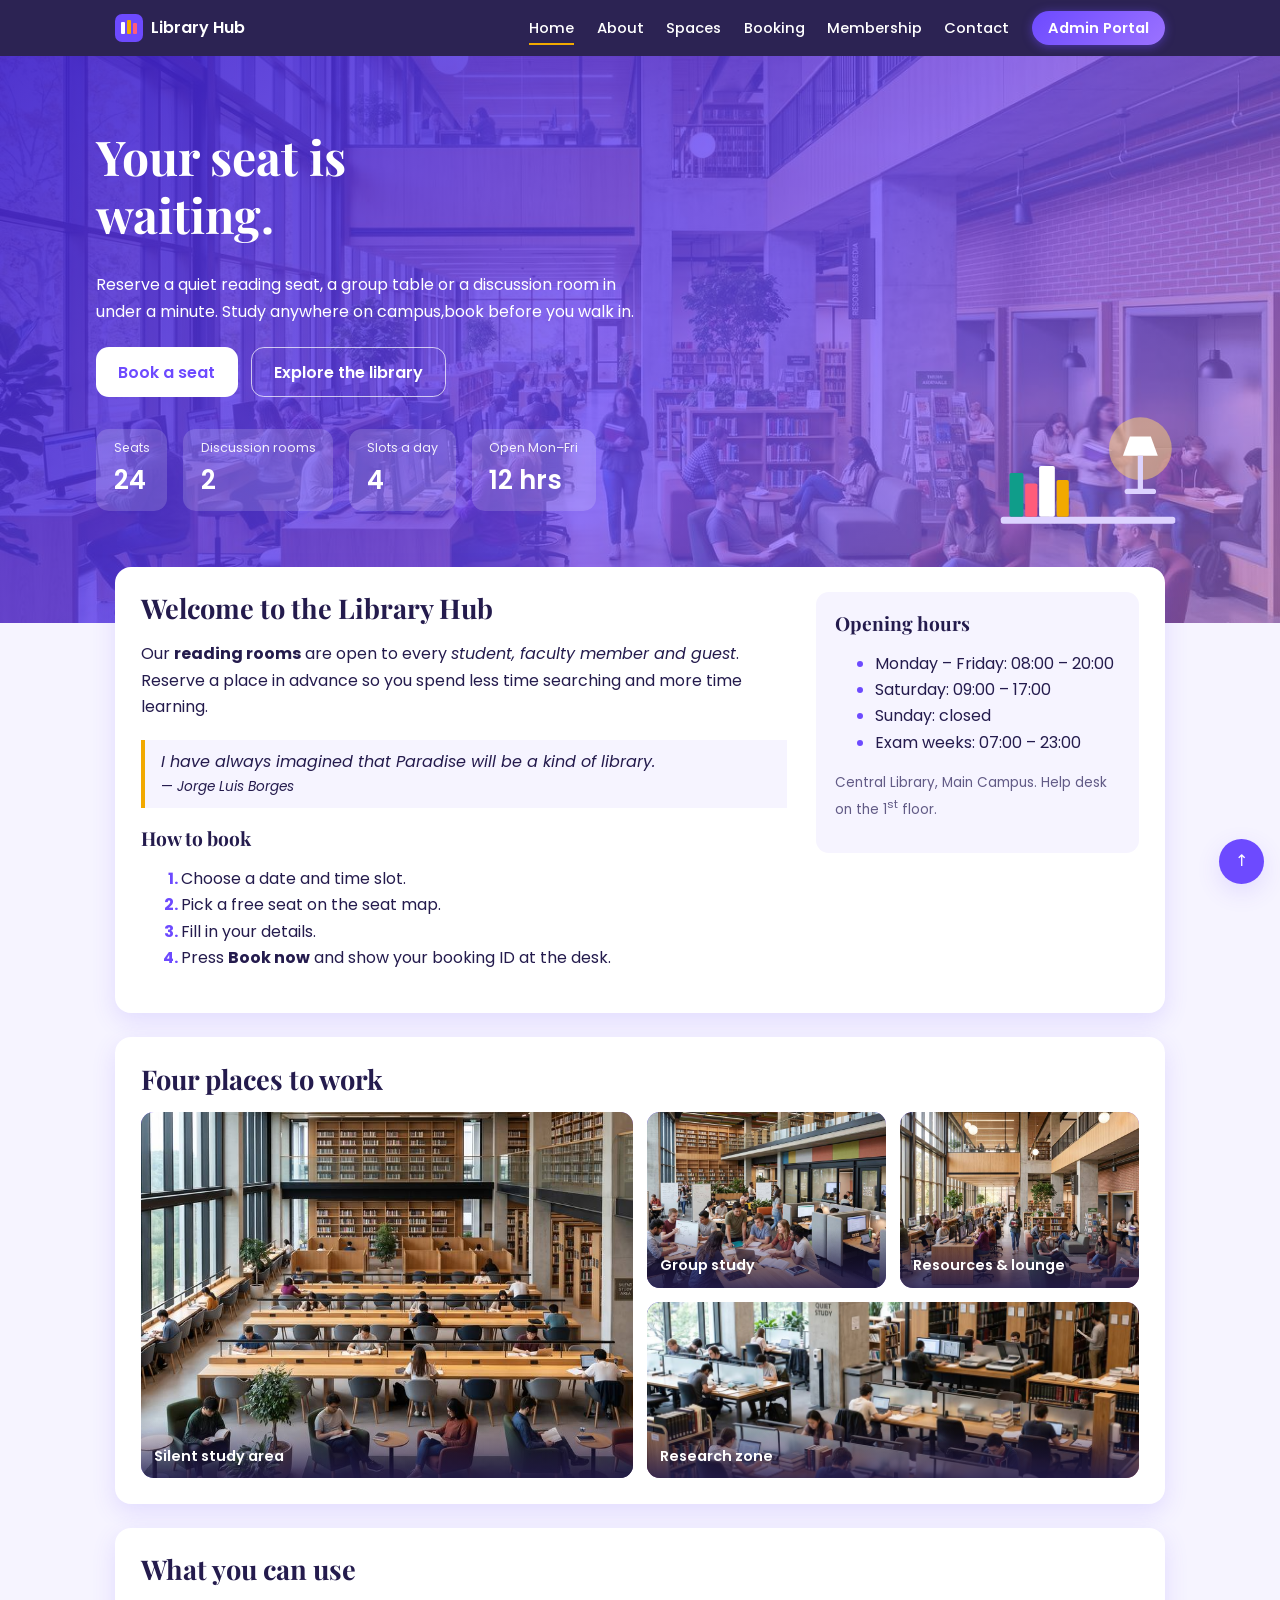
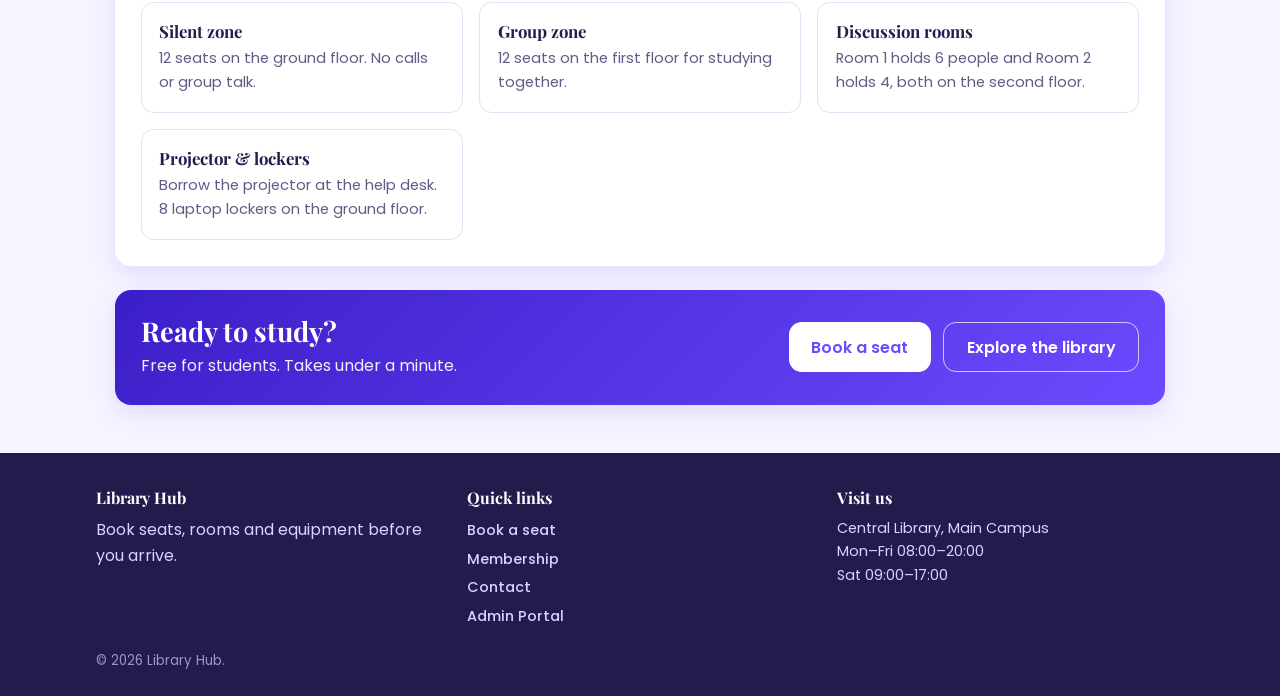
<file: index.html>
<!DOCTYPE html>
<html lang="en">
<head>
<meta charset="UTF-8">
<meta name="viewport" content="width=device-width, initial-scale=1">
<meta name="theme-color" content="#241b4d">
<title>Library Hub – Book Seats, Rooms &amp; Resources</title>
<meta name="description" content="Book library seats, discussion rooms and equipment online. See timings, membership details and photos of our reading spaces.">
<meta name="author" content="Library Hub">
<link rel="icon" href="images/favicon.svg" type="image/svg+xml">
<link rel="preconnect" href="https://fonts.googleapis.com">
<link rel="preconnect" href="https://fonts.gstatic.com" crossorigin>
<link href="https://fonts.googleapis.com/css2?family=Playfair+Display:wght@600;700&family=Poppins:wght@400;500;600&display=swap" rel="stylesheet">
<link rel="stylesheet" href="css/style.css">
</head>
<body id="top">
<a class="skip" href="#main">Skip to main content</a>

<header class="site-header">
  <div class="bar">
    <a class="brand" href="index.html"><svg width="28" height="28" viewBox="0 0 28 28" role="img" aria-label="Library Hub logo"><rect width="28" height="28" rx="7" fill="#6d4aff"/><rect x="6" y="8" width="4" height="12" rx="1" fill="#fff"/><rect x="12" y="6" width="4" height="14" rx="1" fill="#f2a900"/><rect x="18" y="9" width="4" height="11" rx="1" fill="#ff5c7a"/></svg>Library Hub</a>
    <button class="nav-toggle" type="button" aria-expanded="false" aria-controls="nav-menu" aria-label="Open menu"><span></span><span></span><span></span></button>
    <nav id="nav-menu" aria-label="Main navigation">
      <ul>
        <li><a href="index.html">Home</a></li>
        <li><a href="about.html">About</a></li>
        <li><a href="spaces.html">Spaces</a></li>
        <li><a href="booking.html">Booking</a></li>
        <li><a href="membership.html">Membership</a></li>
        <li><a href="contact.html">Contact</a></li>
        <li><a class="nav-admin" href="admin.html">Admin Portal</a></li>
      </ul>
    </nav>
  </div>
</header>

<section class="hero" aria-labelledby="hero-h">
  <div class="inner">
    <h1 id="hero-h">Your seat is waiting.</h1>
    <p>Reserve a quiet reading seat, a group table or a discussion room in under a minute. Study anywhere on campus,book before you walk in.</p>
    <div class="btns"><a class="btn light" href="booking.html">Book a seat</a><a class="btn outline-light" href="spaces.html">Explore the library</a></div>
    <dl class="facts">
      <div><dt>Seats</dt><dd>24</dd></div>
      <div><dt>Discussion rooms</dt><dd>2</dd></div>
      <div><dt>Slots a day</dt><dd>4</dd></div>
      <div><dt>Open Mon–Fri</dt><dd>12 hrs</dd></div>
    </dl>
    <svg viewBox="0 0 220 150" aria-hidden="true"><circle cx="170" cy="42" r="36" fill="#ffd36e" opacity=".5"/><path d="M158 28h24l8 22h-40z" fill="#fff"/><rect x="167" y="50" width="6" height="40" fill="#ddd3ff"/><rect x="152" y="88" width="36" height="6" rx="3" fill="#ddd3ff"/><rect x="10" y="120" width="200" height="8" rx="3" fill="#ddd3ff"/><rect x="20" y="70" width="16" height="50" rx="2" fill="#0f9d8a"/><rect x="38" y="82" width="14" height="38" rx="2" fill="#ff5c7a"/><rect x="54" y="62" width="18" height="58" rx="2" fill="#fff"/><rect x="74" y="78" width="14" height="42" rx="2" fill="#f2a900"/></svg>
  </div>
</section>

<main id="main">
  <section class="card two" aria-labelledby="welcome-h">
    <article>
      <h2 id="welcome-h">Welcome to the Library Hub</h2>
      <p>Our <strong>reading rooms</strong> are open to every <em>student, faculty member and guest</em>. Reserve a place in advance so you spend less time searching and more time learning.</p>
      <blockquote><p>I have always imagined that Paradise will be a kind of library.</p><footer>— <cite>Jorge Luis Borges</cite></footer></blockquote>
      <h3>How to book</h3>
      <ol>
        <li>Choose a date and time slot.</li>
        <li>Pick a free seat on the seat map.</li>
        <li>Fill in your details.</li>
        <li>Press <strong>Book now</strong> and show your booking ID at the desk.</li>
      </ol>
    </article>
    <aside aria-labelledby="hours-h">
      <h3 id="hours-h">Opening hours</h3>
      <ul>
        <li>Monday – Friday: 08:00 – 20:00</li>
        <li>Saturday: 09:00 – 17:00</li>
        <li>Sunday: closed</li>
        <li>Exam weeks: 07:00 – 23:00</li>
      </ul>
      <p class="small muted">Central Library, Main Campus. Help desk on the 1<sup>st</sup> floor.</p>
    </aside>
  </section>

  <section class="card" aria-labelledby="spaces-h">
    <h2 id="spaces-h">Four places to work</h2>
    <div class="gallery">
      <figure><img src="images/silent.jpg" alt="Silent study area with long wooden desks, tall windows and shelves of books" loading="lazy"><figcaption>Silent study area</figcaption></figure>
      <figure><img src="images/group.jpg" alt="Students working together at a large table beside glass group study rooms" loading="lazy"><figcaption>Group study</figcaption></figure>
      <figure><img src="images/lounge.jpg" alt="Computer desks beside tall windows and a relaxed lounge with armchairs" loading="lazy"><figcaption>Resources &amp; lounge</figcaption></figure>
      <figure><img src="images/research.jpg" alt="Research zone with desks, partitions and stacks of reference books" loading="lazy"><figcaption>Research zone</figcaption></figure>
    </div>
  </section>

  <section class="card" aria-labelledby="highlights-h">
    <h2 id="highlights-h">What you can use</h2>
    <div class="grid-auto">
      <div class="mini"><h3>Silent zone</h3><p>12 seats on the ground floor. No calls or group talk.</p></div>
      <div class="mini"><h3>Group zone</h3><p>12 seats on the first floor for studying together.</p></div>
      <div class="mini"><h3>Discussion rooms</h3><p>Room 1 holds 6 people and Room 2 holds 4, both on the second floor.</p></div>
      <div class="mini"><h3>Projector &amp; lockers</h3><p>Borrow the projector at the help desk. 8 laptop lockers on the ground floor.</p></div>
    </div>
  </section>

  <section class="card cta" aria-labelledby="cta-h">
    <div><h2 id="cta-h">Ready to study?</h2><p>Free for students. Takes under a minute.</p></div>
    <div class="btns"><a class="btn light" href="booking.html">Book a seat</a><a class="btn outline-light" href="spaces.html">Explore the library</a></div>
  </section>
</main>

<footer class="site">
  <div class="fcols">
    <div><h3>Library Hub</h3><p>Book seats, rooms and equipment before you arrive.</p></div>
    <div><h3>Quick links</h3><a href="booking.html">Book a seat</a><a href="membership.html">Membership</a><a href="contact.html">Contact</a><a href="admin.html">Admin Portal</a></div>
    <div><h3>Visit us</h3><address>Central Library, Main Campus<br>Mon–Fri 08:00–20:00<br>Sat 09:00–17:00</address></div>
  </div>
  <small>© <span id="year">2026</span> Library Hub.</small>
</footer>

<a class="top" href="#top" aria-label="Back to top">↑</a>
<script src="js/main.js"></script>
</body>
</html>
</file>
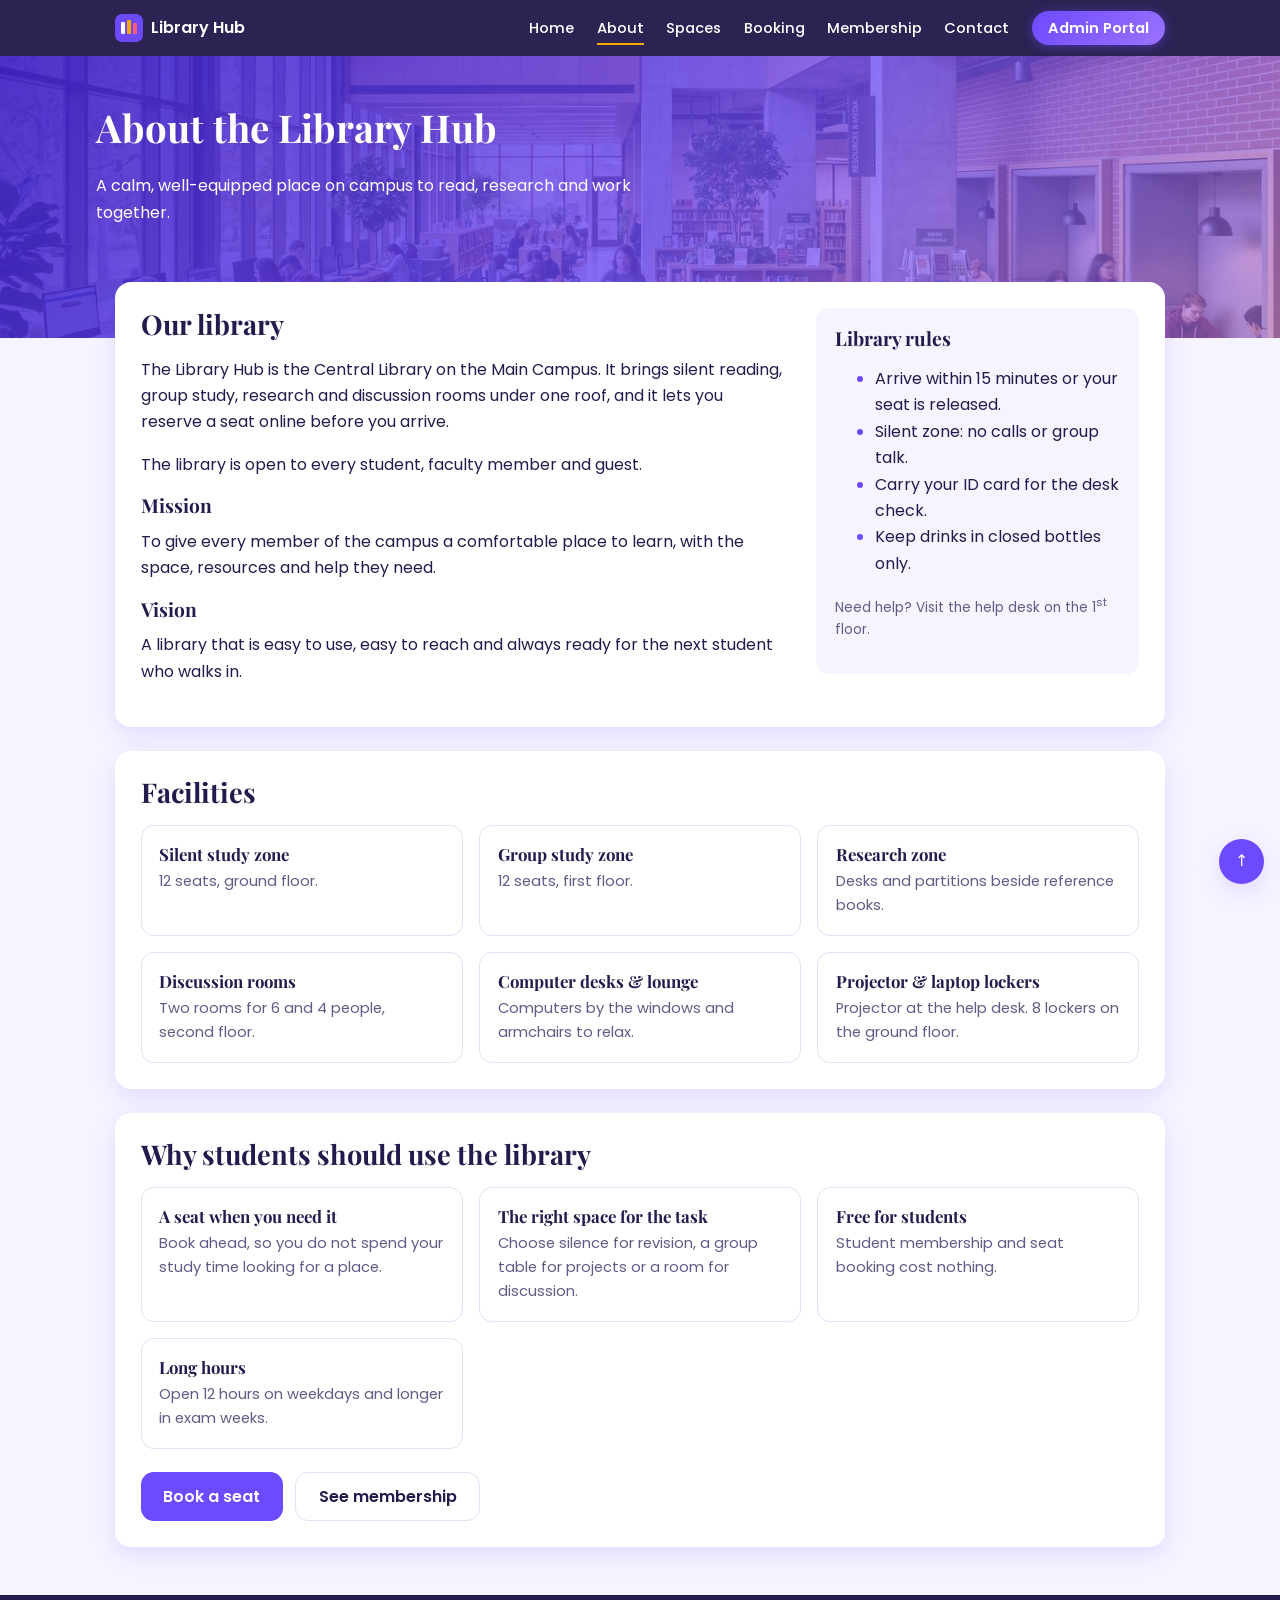
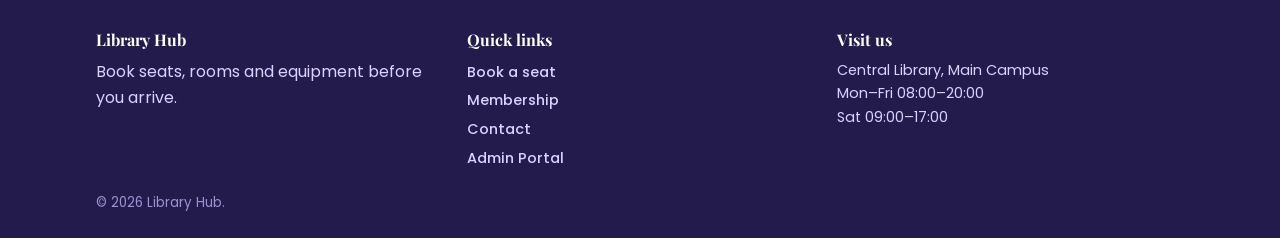
<file: about.html>
<!DOCTYPE html>
<html lang="en">
<head>
<meta charset="UTF-8">
<meta name="viewport" content="width=device-width, initial-scale=1">
<meta name="theme-color" content="#241b4d">
<title>About – Library Hub</title>
<meta name="description" content="About the Library Hub: our mission, vision, facilities and why students should use the library.">
<meta name="author" content="Library Hub">
<link rel="icon" href="images/favicon.svg" type="image/svg+xml">
<link rel="preconnect" href="https://fonts.googleapis.com">
<link rel="preconnect" href="https://fonts.gstatic.com" crossorigin>
<link href="https://fonts.googleapis.com/css2?family=Playfair+Display:wght@600;700&family=Poppins:wght@400;500;600&display=swap" rel="stylesheet">
<link rel="stylesheet" href="css/style.css">
</head>
<body id="top">
<a class="skip" href="#main">Skip to main content</a>

<header class="site-header">
  <div class="bar">
    <a class="brand" href="index.html"><svg width="28" height="28" viewBox="0 0 28 28" role="img" aria-label="Library Hub logo"><rect width="28" height="28" rx="7" fill="#6d4aff"/><rect x="6" y="8" width="4" height="12" rx="1" fill="#fff"/><rect x="12" y="6" width="4" height="14" rx="1" fill="#f2a900"/><rect x="18" y="9" width="4" height="11" rx="1" fill="#ff5c7a"/></svg>Library Hub</a>
    <button class="nav-toggle" type="button" aria-expanded="false" aria-controls="nav-menu" aria-label="Open menu"><span></span><span></span><span></span></button>
    <nav id="nav-menu" aria-label="Main navigation">
      <ul>
        <li><a href="index.html">Home</a></li>
        <li><a href="about.html">About</a></li>
        <li><a href="spaces.html">Spaces</a></li>
        <li><a href="booking.html">Booking</a></li>
        <li><a href="membership.html">Membership</a></li>
        <li><a href="contact.html">Contact</a></li>
        <li><a class="nav-admin" href="admin.html">Admin Portal</a></li>
      </ul>
    </nav>
  </div>
</header>

<section class="hero page-hero" aria-labelledby="page-h">
  <div class="inner"><h1 id="page-h">About the Library Hub</h1><p>A calm, well-equipped place on campus to read, research and work together.</p></div>
</section>

<main id="main">
  <section class="card two" aria-labelledby="about-h">
    <article>
      <h2 id="about-h">Our library</h2>
      <p>The Library Hub is the Central Library on the Main Campus. It brings silent reading, group study, research and discussion rooms under one roof, and it lets you reserve a seat online before you arrive.</p>
      <p>The library is open to every student, faculty member and guest.</p>
      <h3>Mission</h3>
      <p>To give every member of the campus a comfortable place to learn, with the space, resources and help they need.</p>
      <h3>Vision</h3>
      <p>A library that is easy to use, easy to reach and always ready for the next student who walks in.</p>
    </article>
    <aside aria-labelledby="rules-h">
      <h3 id="rules-h">Library rules</h3>
      <ul>
        <li>Arrive within 15 minutes or your seat is released.</li>
        <li>Silent zone: no calls or group talk.</li>
        <li>Carry your ID card for the desk check.</li>
        <li>Keep drinks in closed bottles only.</li>
      </ul>
      <p class="small muted">Need help? Visit the help desk on the 1<sup>st</sup> floor.</p>
    </aside>
  </section>

  <section class="card" aria-labelledby="fac-h">
    <h2 id="fac-h">Facilities</h2>
    <div class="grid-auto">
      <div class="mini"><h3>Silent study zone</h3><p>12 seats, ground floor.</p></div>
      <div class="mini"><h3>Group study zone</h3><p>12 seats, first floor.</p></div>
      <div class="mini"><h3>Research zone</h3><p>Desks and partitions beside reference books.</p></div>
      <div class="mini"><h3>Discussion rooms</h3><p>Two rooms for 6 and 4 people, second floor.</p></div>
      <div class="mini"><h3>Computer desks &amp; lounge</h3><p>Computers by the windows and armchairs to relax.</p></div>
      <div class="mini"><h3>Projector &amp; laptop lockers</h3><p>Projector at the help desk. 8 lockers on the ground floor.</p></div>
    </div>
  </section>

  <section class="card" aria-labelledby="why-h">
    <h2 id="why-h">Why students should use the library</h2>
    <div class="grid-auto">
      <div class="mini"><h3>A seat when you need it</h3><p>Book ahead, so you do not spend your study time looking for a place.</p></div>
      <div class="mini"><h3>The right space for the task</h3><p>Choose silence for revision, a group table for projects or a room for discussion.</p></div>
      <div class="mini"><h3>Free for students</h3><p>Student membership and seat booking cost nothing.</p></div>
      <div class="mini"><h3>Long hours</h3><p>Open 12 hours on weekdays and longer in exam weeks.</p></div>
    </div>
    <div class="btns"><a class="btn" href="booking.html">Book a seat</a><a class="btn ghost" href="membership.html">See membership</a></div>
  </section>
</main>

<footer class="site">
  <div class="fcols">
    <div><h3>Library Hub</h3><p>Book seats, rooms and equipment before you arrive.</p></div>
    <div><h3>Quick links</h3><a href="booking.html">Book a seat</a><a href="membership.html">Membership</a><a href="contact.html">Contact</a><a href="admin.html">Admin Portal</a></div>
    <div><h3>Visit us</h3><address>Central Library, Main Campus<br>Mon–Fri 08:00–20:00<br>Sat 09:00–17:00</address></div>
  </div>
  <small>© <span id="year">2026</span> Library Hub.</small>
</footer>

<a class="top" href="#top" aria-label="Back to top">↑</a>
<script src="js/main.js"></script>
</body>
</html>
</file>
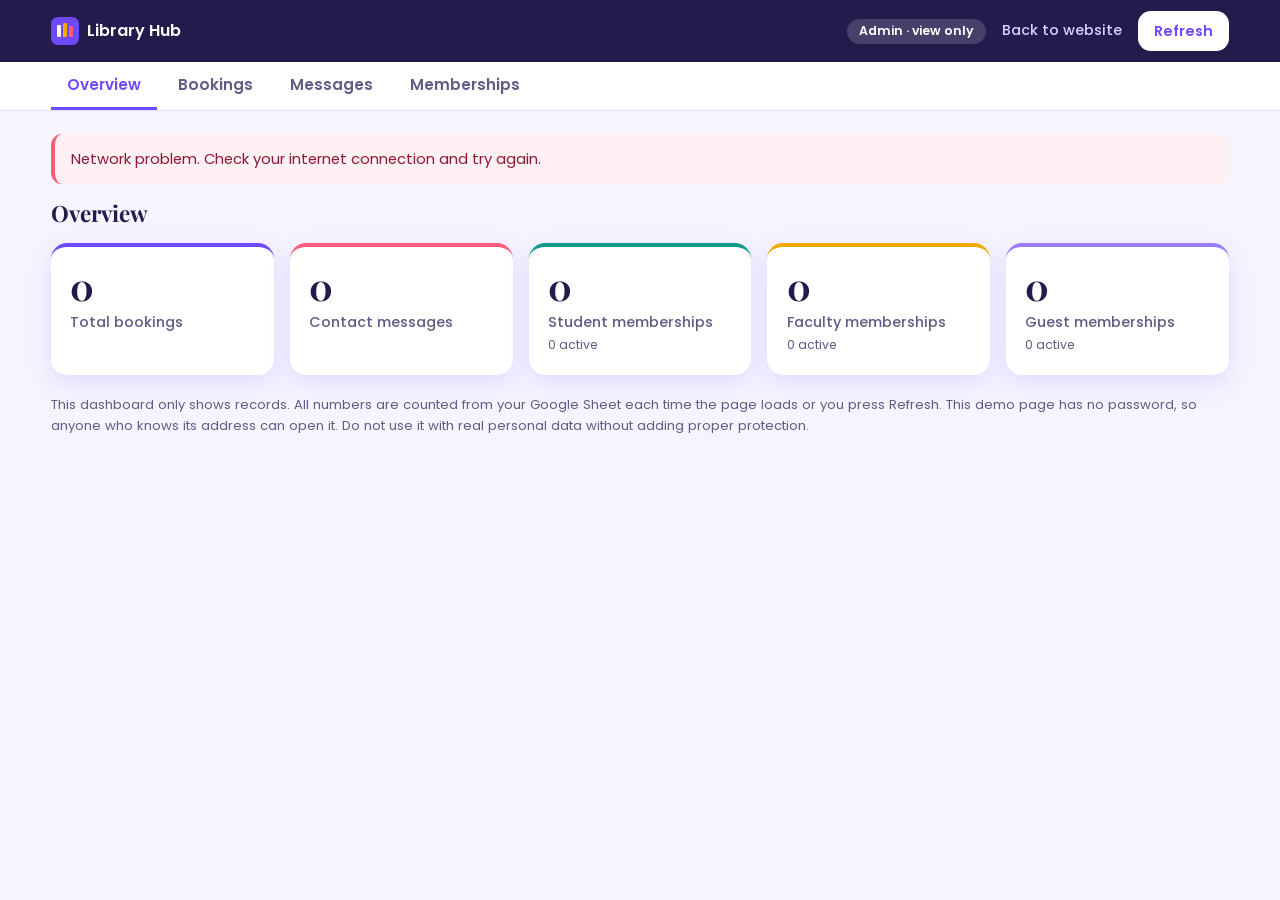
<file: admin.html>
<!DOCTYPE html>
<html lang="en">
<head>
<meta charset="UTF-8">
<meta name="viewport" content="width=device-width, initial-scale=1">
<meta name="theme-color" content="#241b4d">
<meta name="robots" content="noindex">
<title>Admin Dashboard – Library Hub</title>
<link rel="icon" href="images/favicon.svg" type="image/svg+xml">
<link rel="preconnect" href="https://fonts.googleapis.com">
<link rel="preconnect" href="https://fonts.gstatic.com" crossorigin>
<link href="https://fonts.googleapis.com/css2?family=Playfair+Display:wght@600;700&family=Poppins:wght@400;500;600&display=swap" rel="stylesheet">
<link rel="stylesheet" href="css/style.css">
<link rel="stylesheet" href="css/admin.css">
</head>
<body class="admin">

<header class="admin-top">
  <div class="row">
    <a class="brand" href="index.html"><svg width="28" height="28" viewBox="0 0 28 28" role="img" aria-label="Library Hub logo"><rect width="28" height="28" rx="7" fill="#6d4aff"/><rect x="6" y="8" width="4" height="12" rx="1" fill="#fff"/><rect x="12" y="6" width="4" height="14" rx="1" fill="#f2a900"/><rect x="18" y="9" width="4" height="11" rx="1" fill="#ff5c7a"/></svg>Library Hub</a>
    <span class="badge">Admin · view only</span>
    <a class="home-link" href="index.html">Back to website</a>
    <button class="btn light" type="button" id="refresh-btn"><span class="spinner" style="border-color:rgba(109,74,255,.3);border-top-color:#6d4aff" aria-hidden="true"></span><span class="label">Refresh</span></button>
  </div>
</header>

<nav class="tabs" aria-label="Dashboard sections">
  <div class="row" role="tablist">
    <button class="tab" role="tab" data-tab="overview" aria-selected="true" type="button">Overview</button>
    <button class="tab" role="tab" data-tab="bookings" aria-selected="false" type="button">Bookings</button>
    <button class="tab" role="tab" data-tab="contacts" aria-selected="false" type="button">Messages</button>
    <button class="tab" role="tab" data-tab="memberships" aria-selected="false" type="button">Memberships</button>
  </div>
</nav>

<main class="admin-main" id="main">
  <div id="load-alert" class="alert" role="alert"></div>

  
  <section class="panel active" id="panel-overview" aria-labelledby="ov-h">
    <div class="panel-head"><h2 id="ov-h">Overview</h2><span class="loaded-at"></span></div>
    <div class="stats">
      <div class="stat"><span class="num" id="stat-bookings">–</span><span class="what">Total bookings</span></div>
      <div class="stat"><span class="num" id="stat-contacts">–</span><span class="what">Contact messages</span></div>
      <div class="stat"><span class="num" id="stat-students">–</span><span class="what">Student memberships</span><span class="sub" id="sub-students"></span></div>
      <div class="stat"><span class="num" id="stat-faculty">–</span><span class="what">Faculty memberships</span><span class="sub" id="sub-faculty"></span></div>
      <div class="stat"><span class="num" id="stat-guests">–</span><span class="what">Guest memberships</span><span class="sub" id="sub-guests"></span></div>
    </div>
    <p class="note">This dashboard only shows records. All numbers are counted from your Google Sheet each time the page loads or you press Refresh.
      This demo page has no password, so anyone who knows its address can open it. Do not use it with real personal data without adding proper protection.</p>
  </section>

  
  <section class="panel" id="panel-bookings" aria-labelledby="bk-h">
    <div class="panel-head">
      <h2 id="bk-h">Booking records</h2>
      <button class="btn" type="button" id="dl-bookings">Download Bookings CSV</button>
    </div>
    <div class="card">
      <div class="toolbar">
        <label>Student name<input type="text" id="b-name" placeholder="Search by name"></label>
        <label>Registration number<input type="text" id="b-reg" placeholder="Search by number" inputmode="numeric"></label>
        <label>Booking date<input type="date" id="b-date"></label>
        <button class="btn ghost full" type="button" id="b-clear">Clear filters</button>
      </div>
      <p class="count" id="b-count" aria-live="polite"></p>
      <div class="tw"><table class="stack"><thead><tr><th scope="col">Booking ID</th><th scope="col">Student name</th><th scope="col">Registration no.</th><th scope="col">Email</th><th scope="col">Phone</th><th scope="col">Department</th><th scope="col">Date</th><th scope="col">Time slot</th><th scope="col">Seat</th><th scope="col">People</th></tr></thead><tbody id="b-body"><tr><td class="skeleton" colspan="10">Loading records…</td></tr></tbody></table></div>
    </div>
  </section>

  
  <section class="panel" id="panel-contacts" aria-labelledby="ct-h">
    <div class="panel-head">
      <h2 id="ct-h">Contact submissions</h2>
      <button class="btn" type="button" id="dl-contacts">Download Contacts CSV</button>
    </div>
    <div class="card">
      <div class="toolbar"><label class="full">Name or email<input type="text" id="c-search" placeholder="Search by name or email"></label></div>
      <p class="count" id="c-count" aria-live="polite"></p>
      <div class="tw"><table class="stack"><thead><tr><th scope="col">Message ID</th><th scope="col">Name</th><th scope="col">Email</th><th scope="col">Phone</th><th scope="col">Subject</th><th scope="col">Message</th><th scope="col">Submitted</th></tr></thead><tbody id="c-body"><tr><td class="skeleton" colspan="7">Loading records…</td></tr></tbody></table></div>
    </div>
  </section>

  
  <section class="panel" id="panel-memberships" aria-labelledby="mb-h">
    <div class="panel-head">
      <h2 id="mb-h">Membership overview</h2>
      <button class="btn" type="button" id="dl-memberships">Download Memberships CSV</button>
    </div>
    <div class="card">
      <p class="count" id="m-count" aria-live="polite"></p>
      <div class="tw"><table class="stack"><thead><tr><th scope="col">Membership ID</th><th scope="col">Name</th><th scope="col">Registration no.</th><th scope="col">Email</th><th scope="col">Type</th><th scope="col">Start date</th><th scope="col">Expiry date</th><th scope="col">Status</th></tr></thead><tbody id="m-body"><tr><td class="skeleton" colspan="8">Loading records…</td></tr></tbody></table></div>
    </div>
  </section>
</main>

<script src="js/config.js"></script>
<script src="js/main.js"></script>
<script src="js/admin.js"></script>
</body>
</html>
</file>
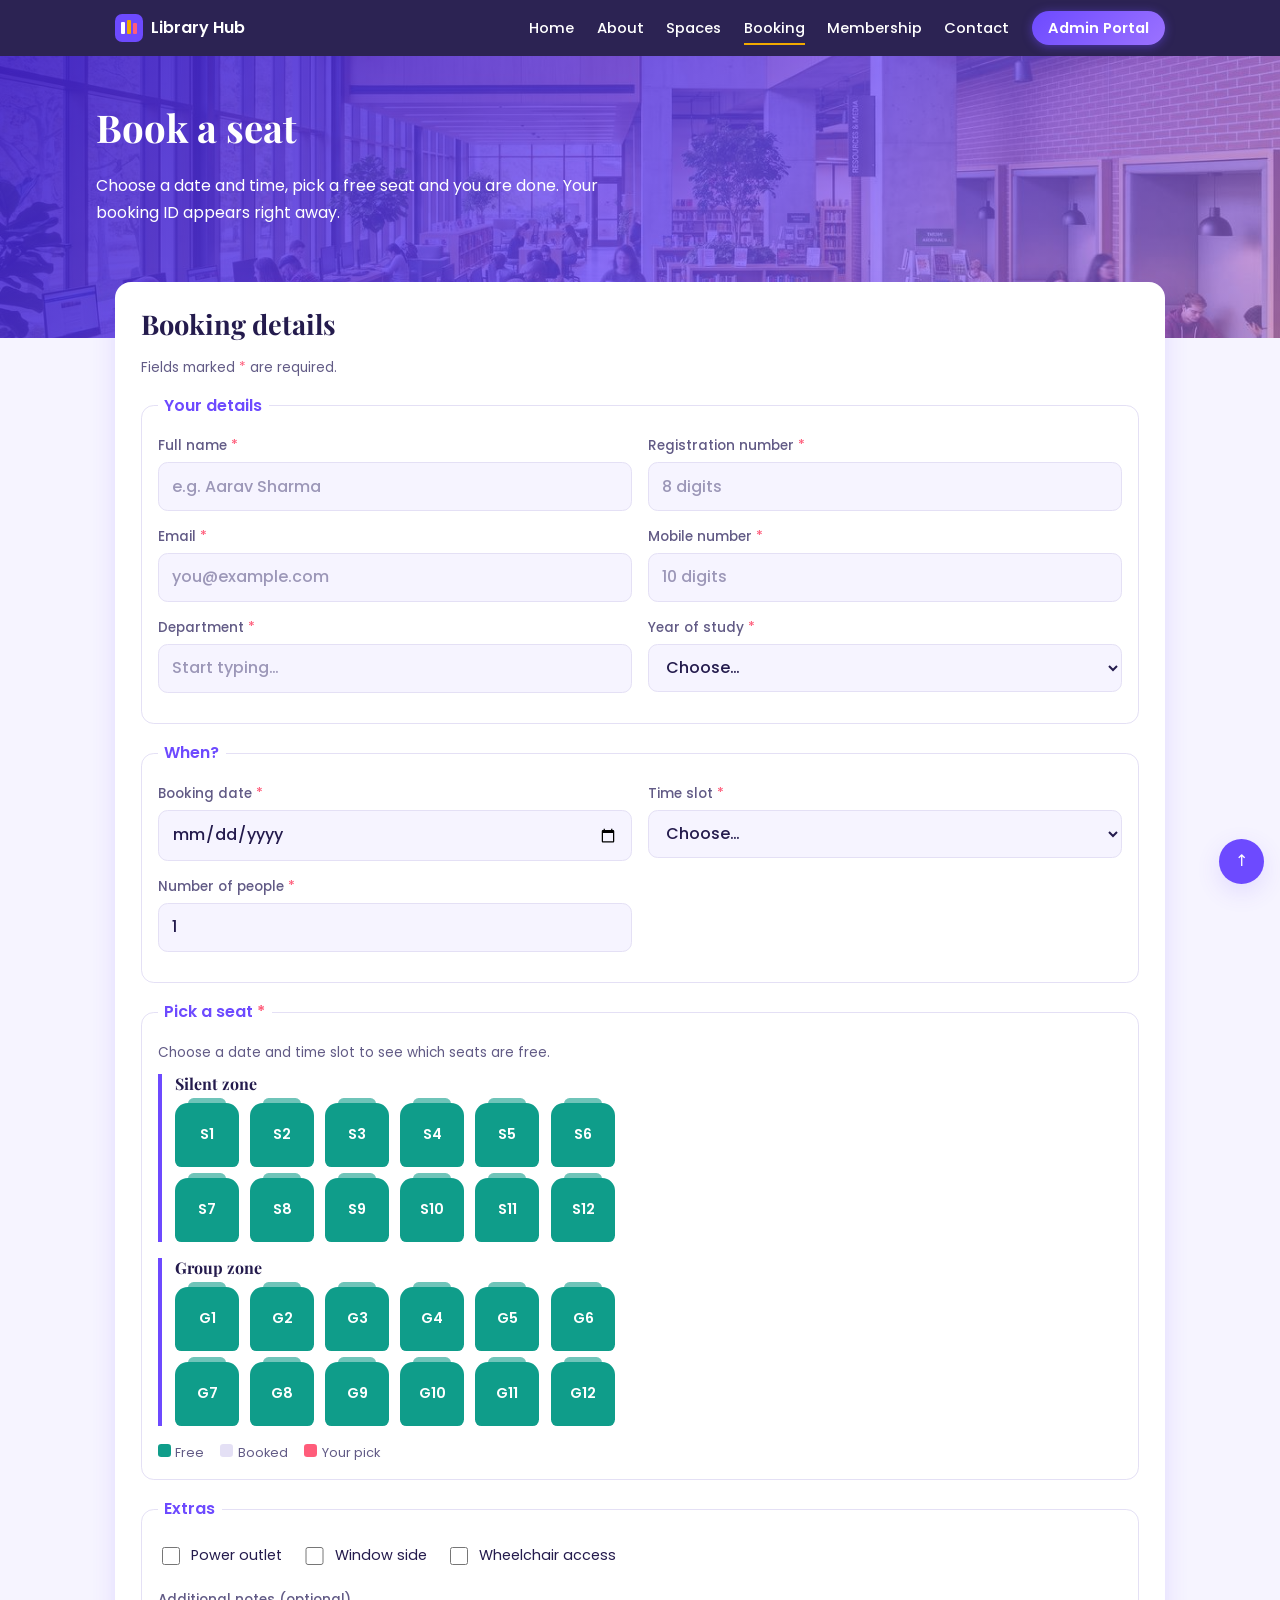
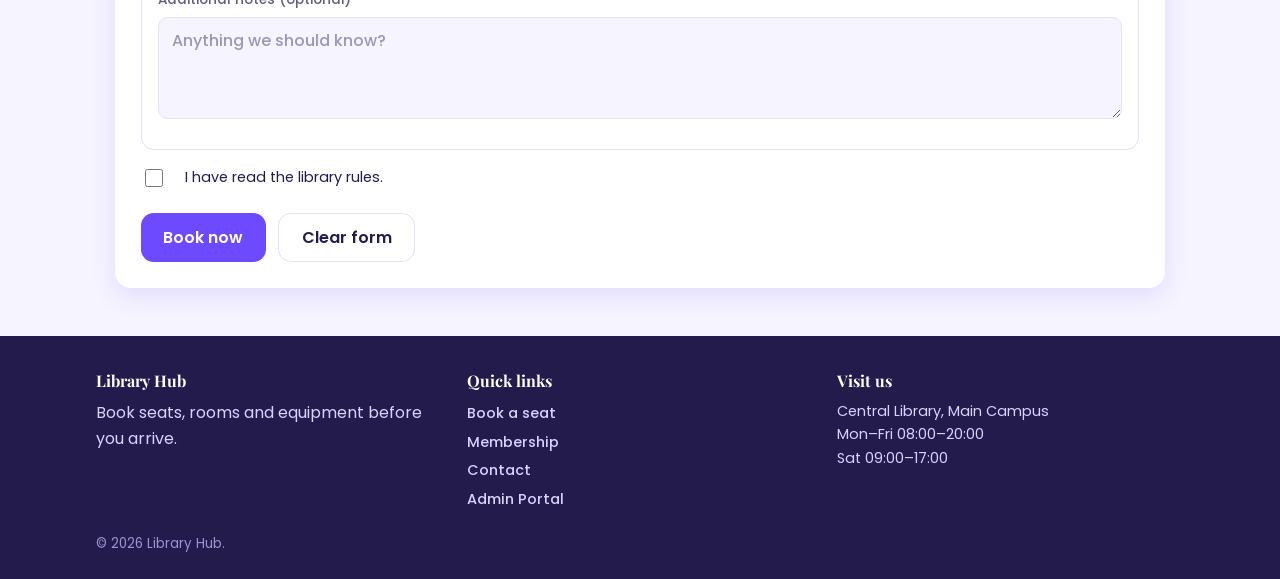
<file: booking.html>
<!DOCTYPE html>
<html lang="en">
<head>
<meta charset="UTF-8">
<meta name="viewport" content="width=device-width, initial-scale=1">
<meta name="theme-color" content="#241b4d">
<title>Book a Seat – Library Hub</title>
<meta name="description" content="Book a library seat online. Choose a date, time slot and a free seat.">
<meta name="author" content="Library Hub">
<link rel="icon" href="images/favicon.svg" type="image/svg+xml">
<link rel="preconnect" href="https://fonts.googleapis.com">
<link rel="preconnect" href="https://fonts.gstatic.com" crossorigin>
<link href="https://fonts.googleapis.com/css2?family=Playfair+Display:wght@600;700&family=Poppins:wght@400;500;600&display=swap" rel="stylesheet">
<link rel="stylesheet" href="css/style.css">
</head>
<body id="top">
<a class="skip" href="#main">Skip to main content</a>

<header class="site-header">
  <div class="bar">
    <a class="brand" href="index.html"><svg width="28" height="28" viewBox="0 0 28 28" role="img" aria-label="Library Hub logo"><rect width="28" height="28" rx="7" fill="#6d4aff"/><rect x="6" y="8" width="4" height="12" rx="1" fill="#fff"/><rect x="12" y="6" width="4" height="14" rx="1" fill="#f2a900"/><rect x="18" y="9" width="4" height="11" rx="1" fill="#ff5c7a"/></svg>Library Hub</a>
    <button class="nav-toggle" type="button" aria-expanded="false" aria-controls="nav-menu" aria-label="Open menu"><span></span><span></span><span></span></button>
    <nav id="nav-menu" aria-label="Main navigation">
      <ul>
        <li><a href="index.html">Home</a></li>
        <li><a href="about.html">About</a></li>
        <li><a href="spaces.html">Spaces</a></li>
        <li><a href="booking.html">Booking</a></li>
        <li><a href="membership.html">Membership</a></li>
        <li><a href="contact.html">Contact</a></li>
        <li><a class="nav-admin" href="admin.html">Admin Portal</a></li>
      </ul>
    </nav>
  </div>
</header>

<section class="hero page-hero" aria-labelledby="page-h">
  <div class="inner"><h1 id="page-h">Book a seat</h1><p>Choose a date and time, pick a free seat and you are done. Your booking ID appears right away.</p></div>
</section>

<main id="main">
  <section class="card" id="form-card" aria-labelledby="book-h">
    <h2 id="book-h">Booking details</h2>
    <p class="muted small">Fields marked <span class="req" style="color:var(--pink)">*</span> are required.</p>
    <div id="form-alert" class="alert" role="alert"></div>

    <form id="booking-form" novalidate>
      <fieldset><legend>Your details</legend>
        <div class="fgrid">
          <label class="f "><span>Full name <span class="req" aria-hidden="true">*</span></span><input type="text" name="name" maxlength="60" autocomplete="name" placeholder="e.g. Aarav Sharma"><span class="err" data-for="name" role="alert"></span></label>
          <label class="f "><span>Registration number <span class="req" aria-hidden="true">*</span></span><input type="text" name="regNo" inputmode="numeric" maxlength="8" placeholder="8 digits"><span class="err" data-for="regNo" role="alert"></span></label>
          <label class="f "><span>Email <span class="req" aria-hidden="true">*</span></span><input type="email" name="email" maxlength="80" autocomplete="email" placeholder="you@example.com"><span class="err" data-for="email" role="alert"></span></label>
          <label class="f "><span>Mobile number <span class="req" aria-hidden="true">*</span></span><input type="tel" name="phone" inputmode="numeric" maxlength="10" autocomplete="tel-national" placeholder="10 digits"><span class="err" data-for="phone" role="alert"></span></label>
          <label class="f "><span>Department <span class="req" aria-hidden="true">*</span></span><input type="text" name="department" list="depts" maxlength="60" placeholder="Start typing…"><span class="err" data-for="department" role="alert"></span></label>
          <datalist id="depts"><option value="Computer Science"><option value="Electronics"><option value="Mechanical"><option value="Civil"><option value="Management"></datalist>
          <label class="f "><span>Year of study <span class="req" aria-hidden="true">*</span></span><select name="year">
              <option value="">Choose…</option>
              <optgroup label="Undergraduate"><option>1st year</option><option>2nd year</option><option>3rd year</option><option>4th year</option></optgroup>
              <optgroup label="Postgraduate"><option>Master’s</option><option>Research scholar</option></optgroup>
            </select><span class="err" data-for="year" role="alert"></span></label>
        </div>
      </fieldset>

      <fieldset><legend>When?</legend>
        <div class="fgrid">
          <label class="f "><span>Booking date <span class="req" aria-hidden="true">*</span></span><input type="date" name="bookingDate"><span class="err" data-for="bookingDate" role="alert"></span></label>
          <label class="f "><span>Time slot <span class="req" aria-hidden="true">*</span></span><select name="timeSlot">
              <option value="">Choose…</option>
              <optgroup label="Morning"><option>09:00 – 11:00</option><option>11:00 – 13:00</option></optgroup>
              <optgroup label="Afternoon"><option>14:00 – 16:00</option><option>16:00 – 18:00</option></optgroup>
            </select><span class="err" data-for="timeSlot" role="alert"></span></label>
          <label class="f "><span>Number of people <span class="req" aria-hidden="true">*</span></span><input type="number" name="people" min="1" max="6" value="1" inputmode="numeric"><span class="err" data-for="people" role="alert"></span></label>
        </div>
      </fieldset>

      <fieldset><legend>Pick a seat <span class="req" style="color:var(--pink)">*</span></legend>
        <p id="seat-status" class="seat-status" aria-live="polite">Choose a date and time slot to see which seats are free.</p>
        <div class="zone"><h3>Silent zone</h3><div class="grid6" id="silent-seats"></div></div>
        <div class="zone"><h3>Group zone</h3><div class="grid6" id="group-seats"></div></div>
        <p class="legend">
          <span><i class="dot" style="background:var(--teal)"></i>Free</span>
          <span><i class="dot" style="background:var(--line)"></i>Booked</span>
          <span><i class="dot" style="background:var(--pink)"></i>Your pick</span>
        </p>
        <span class="err" data-for="seat" role="alert"></span>
      </fieldset>

      <fieldset><legend>Extras</legend>
        <div class="inline">
          <label><input type="checkbox" name="pref" value="Power outlet"> Power outlet</label>
          <label><input type="checkbox" name="pref" value="Window side"> Window side</label>
          <label><input type="checkbox" name="pref" value="Wheelchair access"> Wheelchair access</label>
        </div>
        <label class="f" style="margin-top:1rem">Additional notes (optional)
          <textarea name="notes" rows="3" maxlength="200" placeholder="Anything we should know?"></textarea>
          <span class="err" data-for="notes" role="alert"></span></label>
      </fieldset>

      <div class="hp" aria-hidden="true"><label>Leave this empty<input type="text" name="website" tabindex="-1" autocomplete="off"></label></div>

      <label class="inline"><input type="checkbox" name="agree"> I have read the library rules.</label>
      <span class="err" data-for="agree" role="alert"></span>

      <div class="btns">
        <button class="btn" type="submit" id="submit-btn"><span class="spinner" aria-hidden="true"></span><span class="label">Book now</span></button>
        <button class="btn ghost" type="reset">Clear form</button>
      </div>
    </form>
  </section>

  <section class="card confirm" id="confirmation" hidden aria-live="polite">
    <div class="tick" aria-hidden="true">✓</div>
    <h2>Booking confirmed</h2>
    <p>Show this booking ID at the help desk with your ID card.</p>
    <div class="code" id="c-id"></div>
    <dl>
      <dt>Name</dt><dd id="c-name"></dd>
      <dt>Date</dt><dd id="c-date"></dd>
      <dt>Time slot</dt><dd id="c-slot"></dd>
      <dt>Seat</dt><dd id="c-seat"></dd>
      <dt>People</dt><dd id="c-people"></dd>
    </dl>
    <div class="btns"><button class="btn" type="button" id="book-again">Book another seat</button><a class="btn ghost" href="index.html">Back to home</a></div>
    <p class="small muted" style="margin-top:1rem">Please arrive within 15 minutes or your seat is released.</p>
  </section>
</main>

<footer class="site">
  <div class="fcols">
    <div><h3>Library Hub</h3><p>Book seats, rooms and equipment before you arrive.</p></div>
    <div><h3>Quick links</h3><a href="booking.html">Book a seat</a><a href="membership.html">Membership</a><a href="contact.html">Contact</a><a href="admin.html">Admin Portal</a></div>
    <div><h3>Visit us</h3><address>Central Library, Main Campus<br>Mon–Fri 08:00–20:00<br>Sat 09:00–17:00</address></div>
  </div>
  <small>© <span id="year">2026</span> Library Hub.</small>
</footer>

<a class="top" href="#top" aria-label="Back to top">↑</a>
<script src="js/config.js"></script>
<script src="js/main.js"></script>
<script src="js/booking.js"></script>
</body>
</html>
</file>
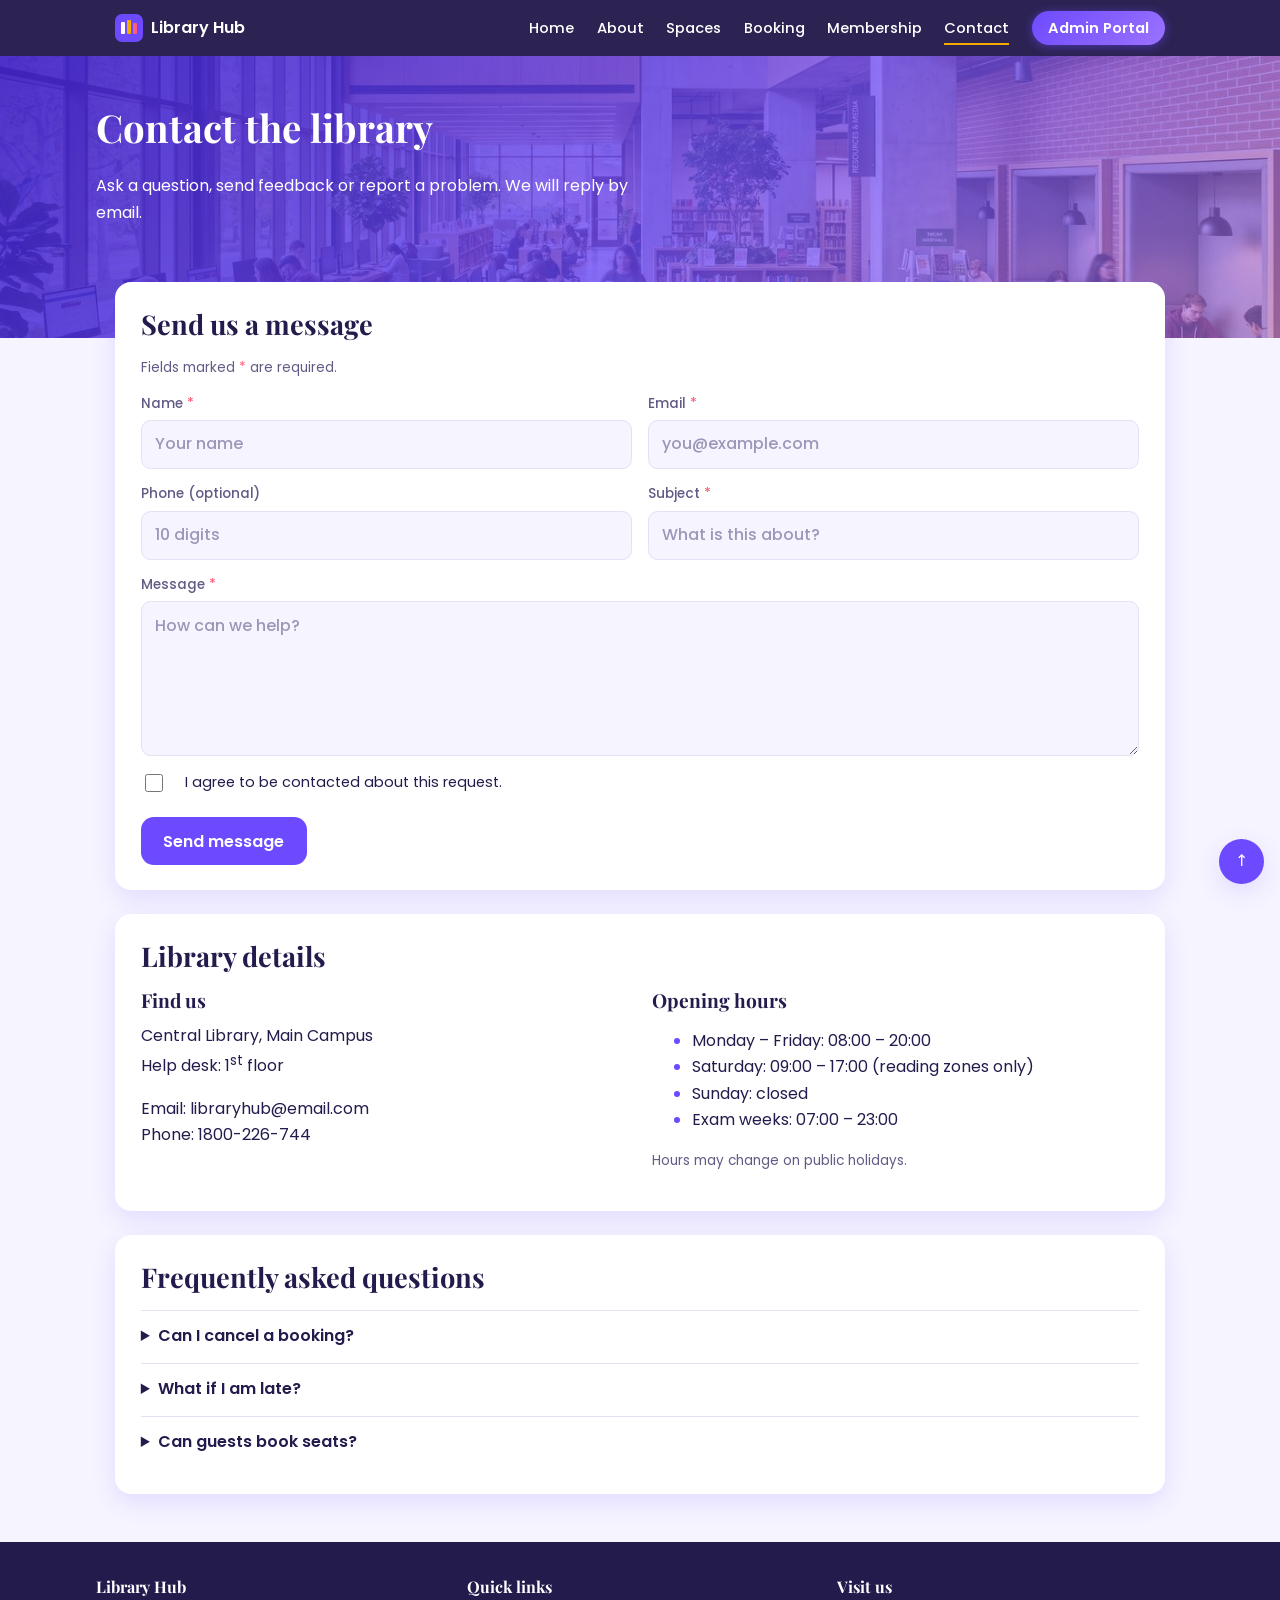
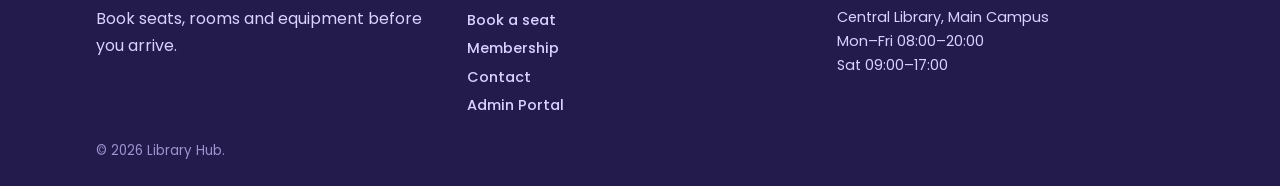
<file: contact.html>
<!DOCTYPE html>
<html lang="en">
<head>
<meta charset="UTF-8">
<meta name="viewport" content="width=device-width, initial-scale=1">
<meta name="theme-color" content="#241b4d">
<title>Contact – Library Hub</title>
<meta name="description" content="Contact Library Hub: send a message, see opening hours and find the library.">
<meta name="author" content="Library Hub">
<link rel="icon" href="images/favicon.svg" type="image/svg+xml">
<link rel="preconnect" href="https://fonts.googleapis.com">
<link rel="preconnect" href="https://fonts.gstatic.com" crossorigin>
<link href="https://fonts.googleapis.com/css2?family=Playfair+Display:wght@600;700&family=Poppins:wght@400;500;600&display=swap" rel="stylesheet">
<link rel="stylesheet" href="css/style.css">
</head>
<body id="top">
<a class="skip" href="#main">Skip to main content</a>

<header class="site-header">
  <div class="bar">
    <a class="brand" href="index.html"><svg width="28" height="28" viewBox="0 0 28 28" role="img" aria-label="Library Hub logo"><rect width="28" height="28" rx="7" fill="#6d4aff"/><rect x="6" y="8" width="4" height="12" rx="1" fill="#fff"/><rect x="12" y="6" width="4" height="14" rx="1" fill="#f2a900"/><rect x="18" y="9" width="4" height="11" rx="1" fill="#ff5c7a"/></svg>Library Hub</a>
    <button class="nav-toggle" type="button" aria-expanded="false" aria-controls="nav-menu" aria-label="Open menu"><span></span><span></span><span></span></button>
    <nav id="nav-menu" aria-label="Main navigation">
      <ul>
        <li><a href="index.html">Home</a></li>
        <li><a href="about.html">About</a></li>
        <li><a href="spaces.html">Spaces</a></li>
        <li><a href="booking.html">Booking</a></li>
        <li><a href="membership.html">Membership</a></li>
        <li><a href="contact.html">Contact</a></li>
        <li><a class="nav-admin" href="admin.html">Admin Portal</a></li>
      </ul>
    </nav>
  </div>
</header>

<section class="hero page-hero" aria-labelledby="page-h">
  <div class="inner"><h1 id="page-h">Contact the library</h1><p>Ask a question, send feedback or report a problem. We will reply by email.</p></div>
</section>

<main id="main">
  <section class="card" id="form-card" aria-labelledby="contact-h">
    <h2 id="contact-h">Send us a message</h2>
    <p class="muted small">Fields marked <span style="color:var(--pink)">*</span> are required.</p>
    <div id="form-alert" class="alert" role="alert"></div>
    <form id="contact-form" novalidate>
      <div class="fgrid">
        <label class="f "><span>Name <span class="req" aria-hidden="true">*</span></span><input type="text" name="name" maxlength="60" autocomplete="name" placeholder="Your name"><span class="err" data-for="name" role="alert"></span></label>
        <label class="f "><span>Email <span class="req" aria-hidden="true">*</span></span><input type="email" name="email" maxlength="80" autocomplete="email" placeholder="you@example.com"><span class="err" data-for="email" role="alert"></span></label>
        <label class="f "><span>Phone (optional)</span><input type="tel" name="phone" inputmode="numeric" maxlength="10" autocomplete="tel-national" placeholder="10 digits"><span class="err" data-for="phone" role="alert"></span></label>
        <label class="f "><span>Subject <span class="req" aria-hidden="true">*</span></span><input type="text" name="subject" maxlength="100" placeholder="What is this about?"><span class="err" data-for="subject" role="alert"></span></label>
        <label class="f span2"><span>Message <span class="req" aria-hidden="true">*</span></span><textarea name="message" rows="5" maxlength="1000" placeholder="How can we help?"></textarea><span class="err" data-for="message" role="alert"></span></label>
      </div>
      <div class="hp" aria-hidden="true"><label>Leave this empty<input type="text" name="website" tabindex="-1" autocomplete="off"></label></div>
      <label class="inline"><input type="checkbox" name="consent"> I agree to be contacted about this request.</label>
      <span class="err" data-for="consent" role="alert"></span>
      <div class="btns"><button class="btn" type="submit" id="submit-btn"><span class="spinner" aria-hidden="true"></span><span class="label">Send message</span></button></div>
    </form>
  </section>

  <section class="card confirm" id="confirmation" hidden aria-live="polite">
    <div class="tick" aria-hidden="true">✓</div>
    <h2>Message sent</h2>
    <p>Thank you. We will reply within two working days.</p>
    <p>Your message ID</p>
    <div class="code" id="c-id"></div>
    <div class="btns"><button class="btn" type="button" id="send-another">Send another message</button><a class="btn ghost" href="index.html">Back to home</a></div>
  </section>

  <section class="card" aria-labelledby="details-h">
    <h2 id="details-h">Library details</h2>
    <div class="info">
      <div>
        <h3>Find us</h3>
        <address>Central Library, Main Campus<br>Help desk: 1<sup>st</sup> floor</address>
        <p style="margin-top:1rem">Email: libraryhub@email.com<br>Phone: 1800-226-744</p>
      </div>
      <div>
        <h3>Opening hours</h3>
        <ul>
          <li>Monday – Friday: 08:00 – 20:00</li>
          <li>Saturday: 09:00 – 17:00 (reading zones only)</li>
          <li>Sunday: closed</li>
          <li>Exam weeks: 07:00 – 23:00</li>
        </ul>
        <p class="small muted">Hours may change on public holidays.</p>
      </div>
    </div>
  </section>

  <section class="card" aria-labelledby="faq-h">
    <h2 id="faq-h">Frequently asked questions</h2>
    <details><summary>Can I cancel a booking?</summary><p>Yes. Contact the help desk before your slot starts.</p></details>
    <details><summary>What if I am late?</summary><p>Seats are released after 15 minutes without a check-in.</p></details>
    <details><summary>Can guests book seats?</summary><p>Guests may book one slot per day with a valid ID.</p></details>
  </section>
</main>

<footer class="site">
  <div class="fcols">
    <div><h3>Library Hub</h3><p>Book seats, rooms and equipment before you arrive.</p></div>
    <div><h3>Quick links</h3><a href="booking.html">Book a seat</a><a href="membership.html">Membership</a><a href="contact.html">Contact</a><a href="admin.html">Admin Portal</a></div>
    <div><h3>Visit us</h3><address>Central Library, Main Campus<br>Mon–Fri 08:00–20:00<br>Sat 09:00–17:00</address></div>
  </div>
  <small>© <span id="year">2026</span> Library Hub.</small>
</footer>

<a class="top" href="#top" aria-label="Back to top">↑</a>
<script src="js/config.js"></script>
<script src="js/main.js"></script>
<script src="js/contact.js"></script>
</body>
</html>
</file>
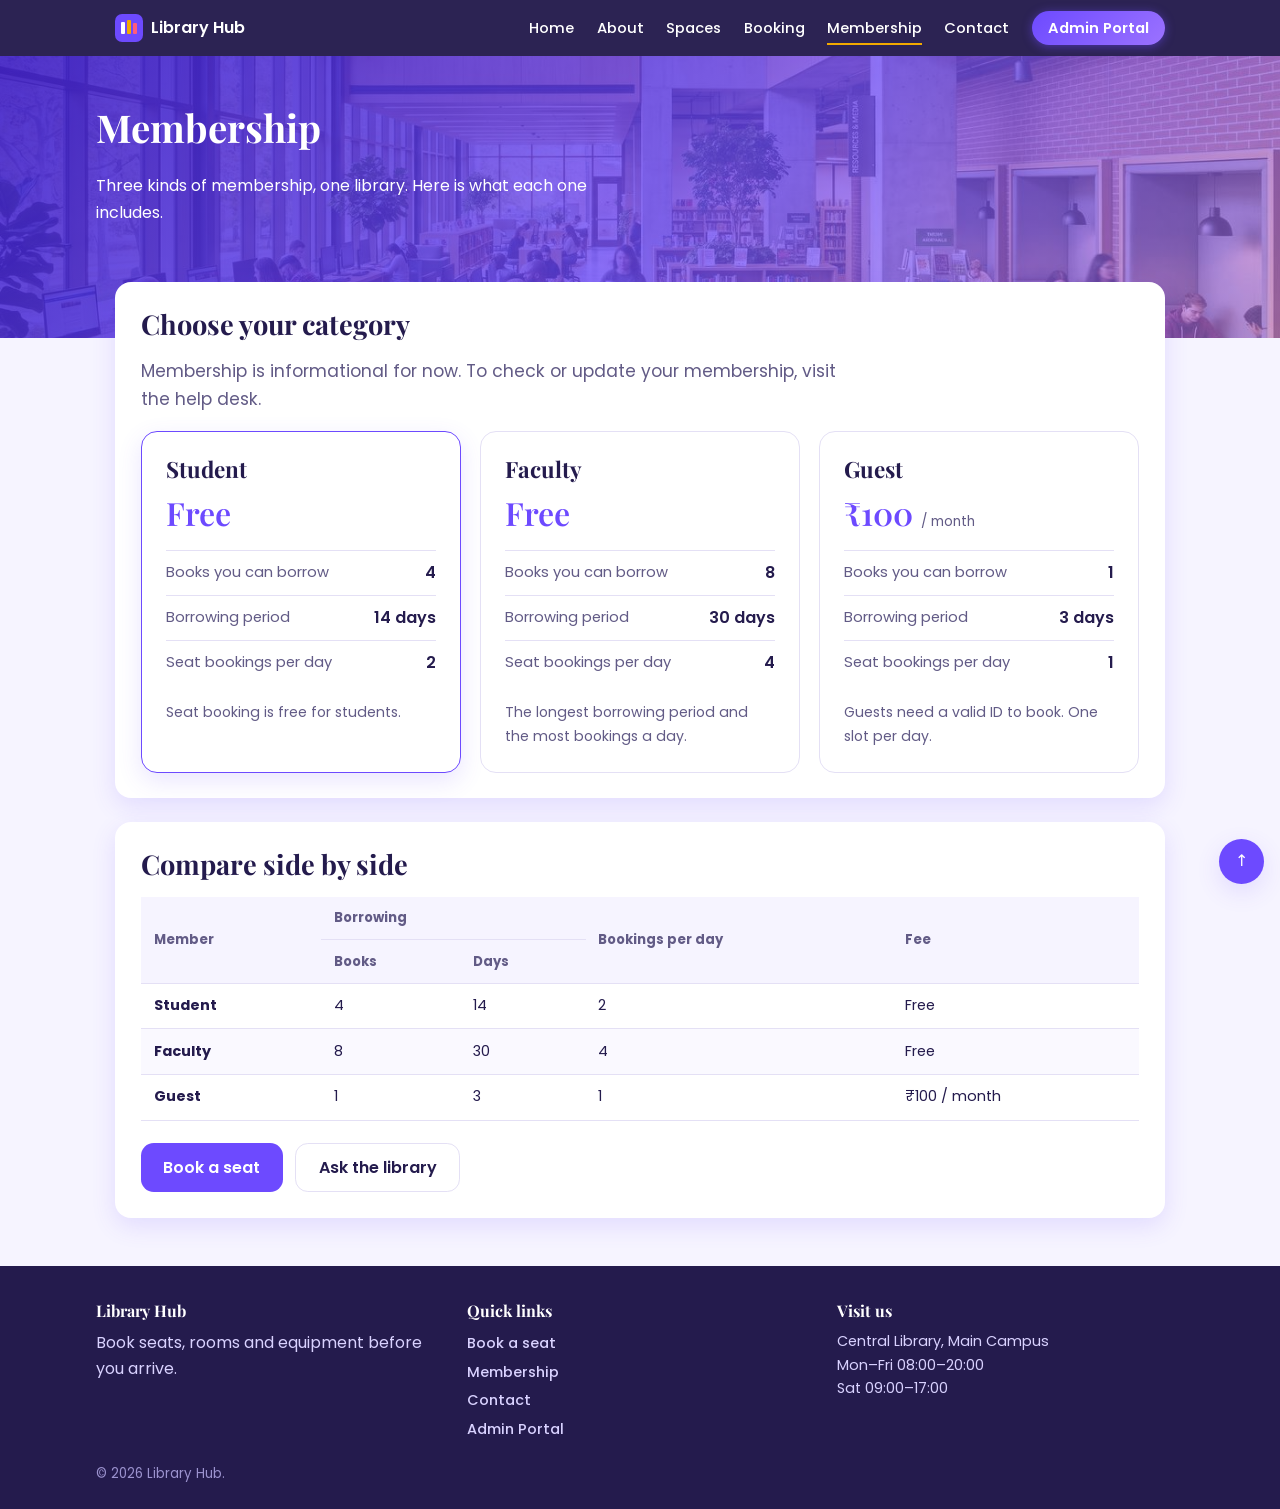
<file: membership.html>
<!DOCTYPE html>
<html lang="en">
<head>
<meta charset="UTF-8">
<meta name="viewport" content="width=device-width, initial-scale=1">
<meta name="theme-color" content="#241b4d">
<title>Membership – Library Hub</title>
<meta name="description" content="Student, Faculty and Guest membership at Library Hub: fees, borrowing limits and borrowing duration.">
<meta name="author" content="Library Hub">
<link rel="icon" href="images/favicon.svg" type="image/svg+xml">
<link rel="preconnect" href="https://fonts.googleapis.com">
<link rel="preconnect" href="https://fonts.gstatic.com" crossorigin>
<link href="https://fonts.googleapis.com/css2?family=Playfair+Display:wght@600;700&family=Poppins:wght@400;500;600&display=swap" rel="stylesheet">
<link rel="stylesheet" href="css/style.css">
</head>
<body id="top">
<a class="skip" href="#main">Skip to main content</a>

<header class="site-header">
  <div class="bar">
    <a class="brand" href="index.html"><svg width="28" height="28" viewBox="0 0 28 28" role="img" aria-label="Library Hub logo"><rect width="28" height="28" rx="7" fill="#6d4aff"/><rect x="6" y="8" width="4" height="12" rx="1" fill="#fff"/><rect x="12" y="6" width="4" height="14" rx="1" fill="#f2a900"/><rect x="18" y="9" width="4" height="11" rx="1" fill="#ff5c7a"/></svg>Library Hub</a>
    <button class="nav-toggle" type="button" aria-expanded="false" aria-controls="nav-menu" aria-label="Open menu"><span></span><span></span><span></span></button>
    <nav id="nav-menu" aria-label="Main navigation">
      <ul>
        <li><a href="index.html">Home</a></li>
        <li><a href="about.html">About</a></li>
        <li><a href="spaces.html">Spaces</a></li>
        <li><a href="booking.html">Booking</a></li>
        <li><a href="membership.html">Membership</a></li>
        <li><a href="contact.html">Contact</a></li>
        <li><a class="nav-admin" href="admin.html">Admin Portal</a></li>
      </ul>
    </nav>
  </div>
</header>

<section class="hero page-hero" aria-labelledby="page-h">
  <div class="inner"><h1 id="page-h">Membership</h1><p>Three kinds of membership, one library. Here is what each one includes.</p></div>
</section>

<main id="main">
  <section class="card" aria-labelledby="plans-h">
    <h2 id="plans-h">Choose your category</h2>
    <p class="lead">Membership is informational for now. To check or update your membership, visit the help desk.</p>
    <div class="plans">
      <article class="plan-card featured">
        <h3>Student</h3>
        <p class="price">Free <small></small></p>
        <dl>
          <div><dt>Books you can borrow</dt><dd>4</dd></div>
          <div><dt>Borrowing period</dt><dd>14 days</dd></div>
          <div><dt>Seat bookings per day</dt><dd>2</dd></div>
        </dl>
        <p>Seat booking is free for students.</p>
      </article>
      <article class="plan-card">
        <h3>Faculty</h3>
        <p class="price">Free <small></small></p>
        <dl>
          <div><dt>Books you can borrow</dt><dd>8</dd></div>
          <div><dt>Borrowing period</dt><dd>30 days</dd></div>
          <div><dt>Seat bookings per day</dt><dd>4</dd></div>
        </dl>
        <p>The longest borrowing period and the most bookings a day.</p>
      </article>
      <article class="plan-card">
        <h3>Guest</h3>
        <p class="price">₹100 <small>/ month</small></p>
        <dl>
          <div><dt>Books you can borrow</dt><dd>1</dd></div>
          <div><dt>Borrowing period</dt><dd>3 days</dd></div>
          <div><dt>Seat bookings per day</dt><dd>1</dd></div>
        </dl>
        <p>Guests need a valid ID to book. One slot per day.</p>
      </article>
    </div>
  </section>

  <section class="card" aria-labelledby="cmp-h">
    <h2 id="cmp-h">Compare side by side</h2>
    <div class="tw"><table>
      <thead>
        <tr><th scope="col" rowspan="2">Member</th><th scope="colgroup" colspan="2">Borrowing</th><th scope="col" rowspan="2">Bookings per day</th><th scope="col" rowspan="2">Fee</th></tr>
        <tr><th scope="col">Books</th><th scope="col">Days</th></tr>
      </thead>
      <tbody>
        <tr><th scope="row">Student</th><td>4</td><td>14</td><td>2</td><td>Free</td></tr>
        <tr><th scope="row">Faculty</th><td>8</td><td>30</td><td>4</td><td>Free</td></tr>
        <tr><th scope="row">Guest</th><td>1</td><td>3</td><td>1</td><td>₹100 / month</td></tr>
      </tbody>
    </table></div>
    <div class="btns"><a class="btn" href="booking.html">Book a seat</a><a class="btn ghost" href="contact.html">Ask the library</a></div>
  </section>
</main>

<footer class="site">
  <div class="fcols">
    <div><h3>Library Hub</h3><p>Book seats, rooms and equipment before you arrive.</p></div>
    <div><h3>Quick links</h3><a href="booking.html">Book a seat</a><a href="membership.html">Membership</a><a href="contact.html">Contact</a><a href="admin.html">Admin Portal</a></div>
    <div><h3>Visit us</h3><address>Central Library, Main Campus<br>Mon–Fri 08:00–20:00<br>Sat 09:00–17:00</address></div>
  </div>
  <small>© <span id="year">2026</span> Library Hub.</small>
</footer>

<a class="top" href="#top" aria-label="Back to top">↑</a>
<script src="js/main.js"></script>
</body>
</html>
</file>
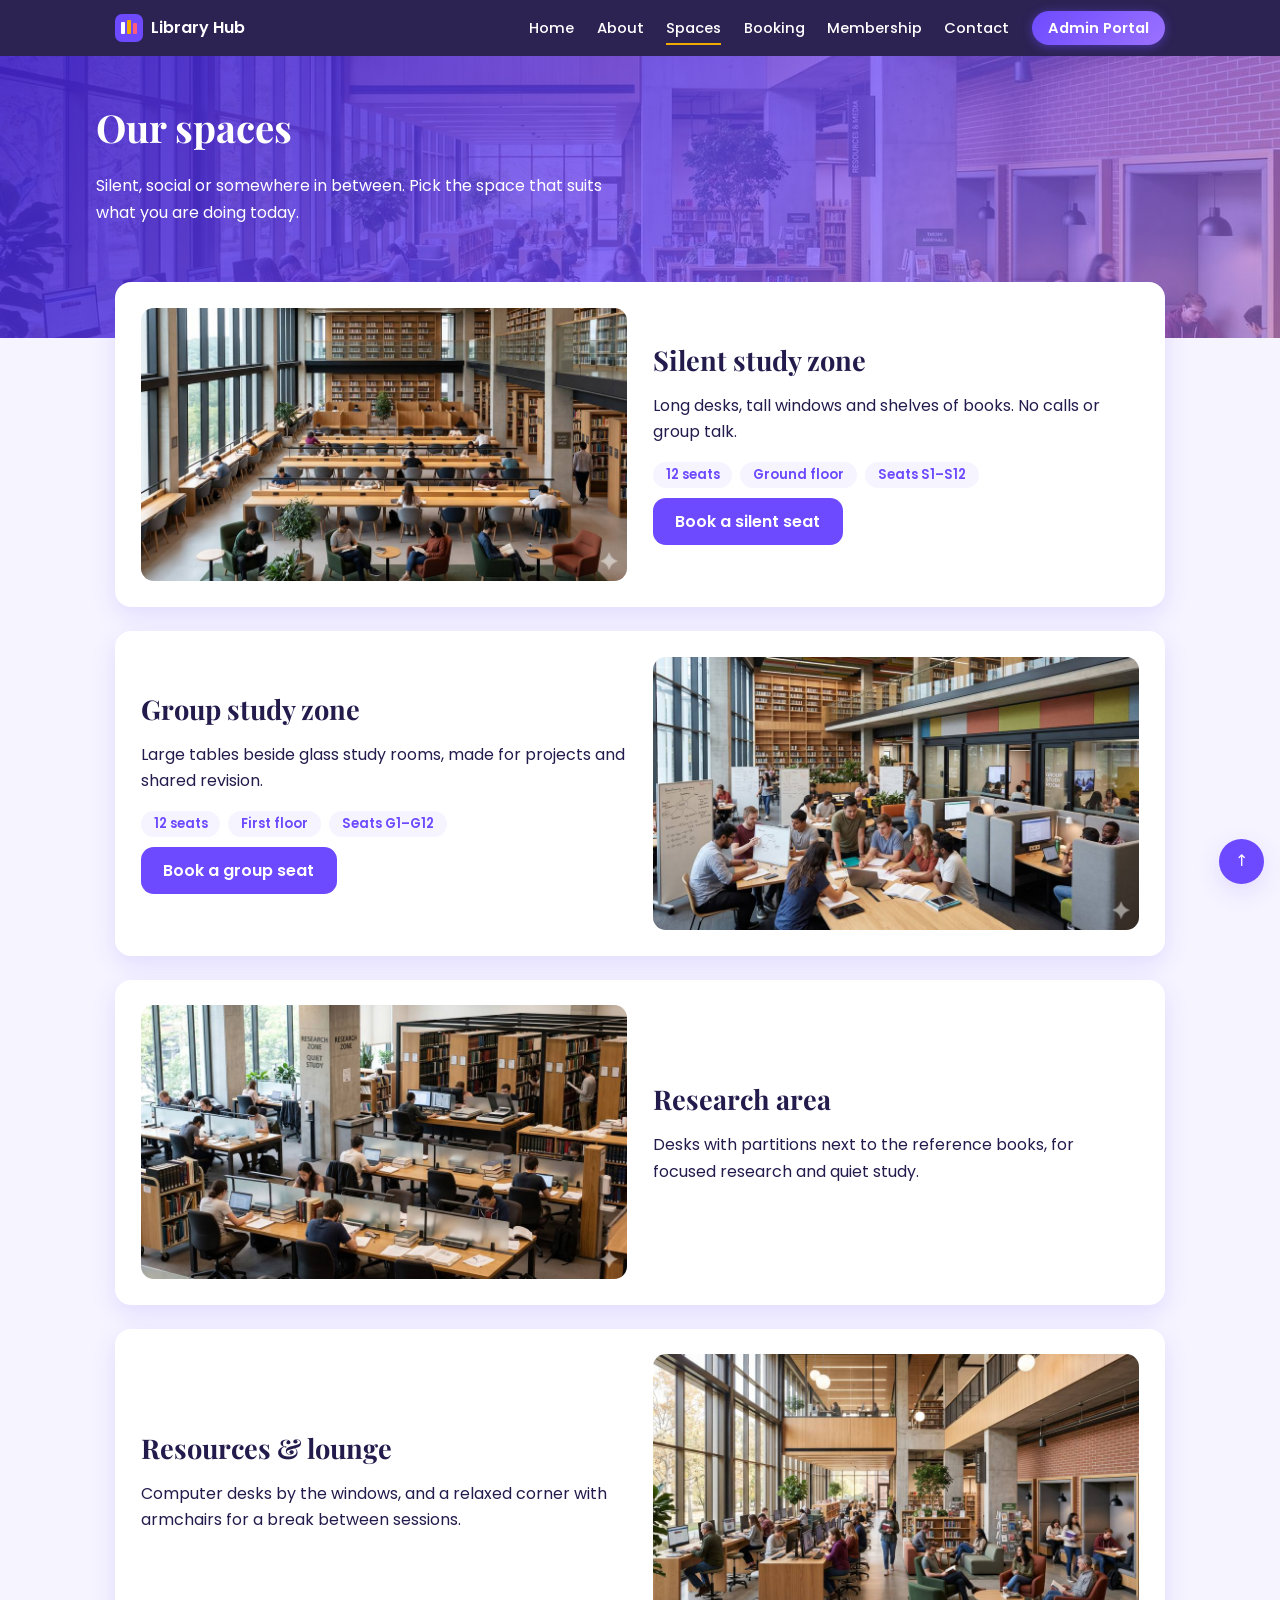
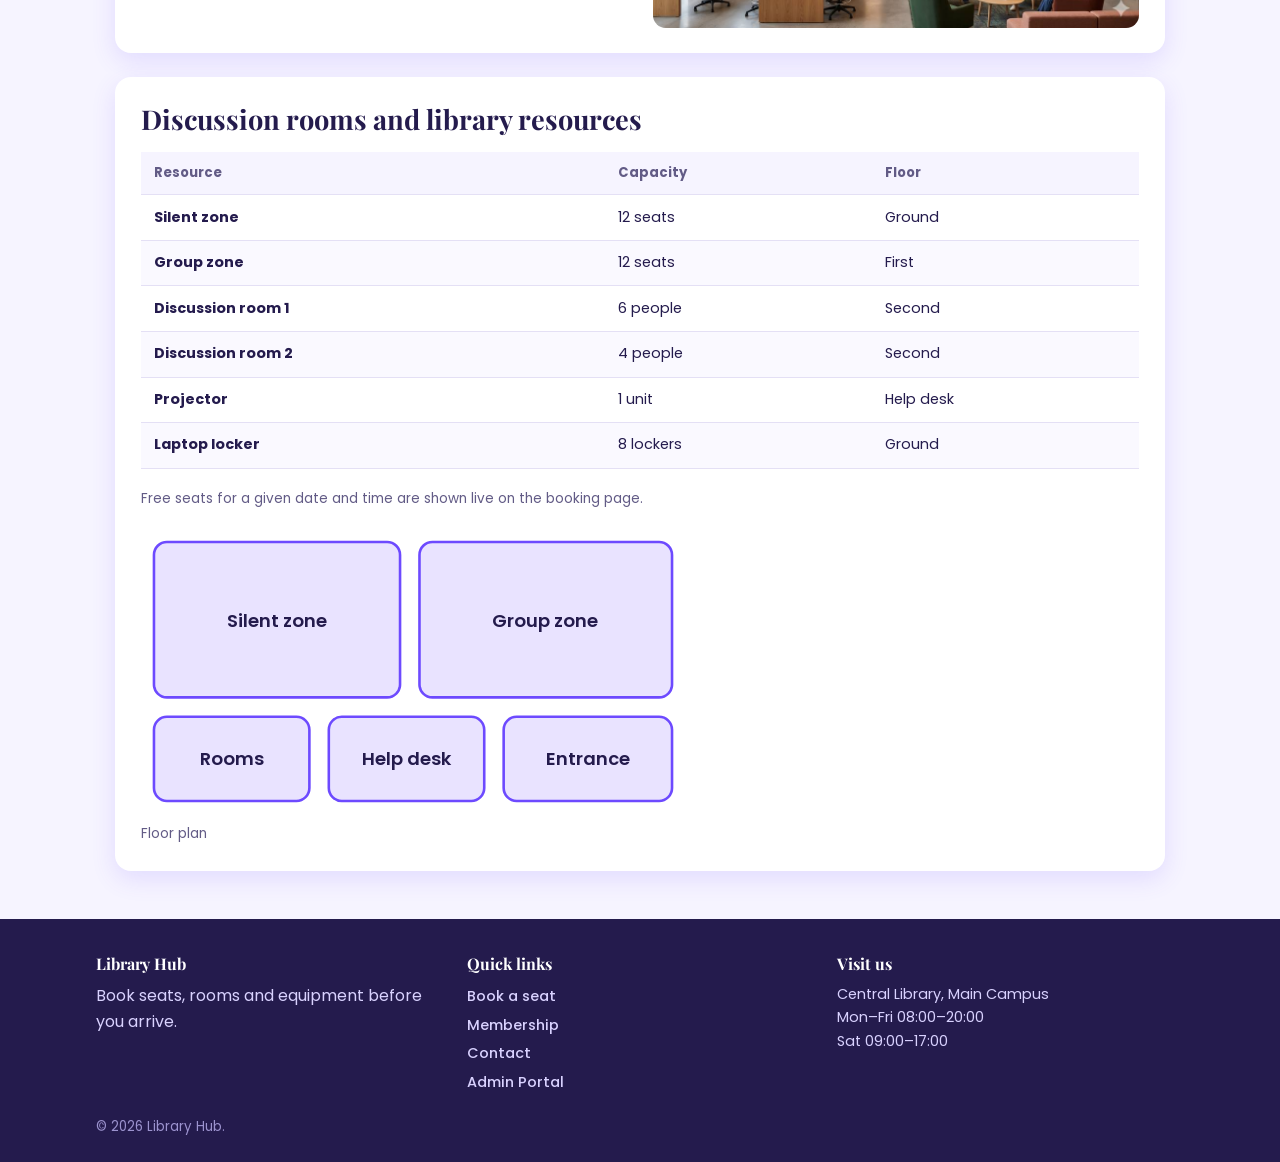
<file: spaces.html>
<!DOCTYPE html>
<html lang="en">
<head>
<meta charset="UTF-8">
<meta name="viewport" content="width=device-width, initial-scale=1">
<meta name="theme-color" content="#241b4d">
<title>Spaces – Library Hub</title>
<meta name="description" content="Silent study zone, group study zone, research area, discussion rooms and library resources at Library Hub.">
<meta name="author" content="Library Hub">
<link rel="icon" href="images/favicon.svg" type="image/svg+xml">
<link rel="preconnect" href="https://fonts.googleapis.com">
<link rel="preconnect" href="https://fonts.gstatic.com" crossorigin>
<link href="https://fonts.googleapis.com/css2?family=Playfair+Display:wght@600;700&family=Poppins:wght@400;500;600&display=swap" rel="stylesheet">
<link rel="stylesheet" href="css/style.css">
</head>
<body id="top">
<a class="skip" href="#main">Skip to main content</a>

<header class="site-header">
  <div class="bar">
    <a class="brand" href="index.html"><svg width="28" height="28" viewBox="0 0 28 28" role="img" aria-label="Library Hub logo"><rect width="28" height="28" rx="7" fill="#6d4aff"/><rect x="6" y="8" width="4" height="12" rx="1" fill="#fff"/><rect x="12" y="6" width="4" height="14" rx="1" fill="#f2a900"/><rect x="18" y="9" width="4" height="11" rx="1" fill="#ff5c7a"/></svg>Library Hub</a>
    <button class="nav-toggle" type="button" aria-expanded="false" aria-controls="nav-menu" aria-label="Open menu"><span></span><span></span><span></span></button>
    <nav id="nav-menu" aria-label="Main navigation">
      <ul>
        <li><a href="index.html">Home</a></li>
        <li><a href="about.html">About</a></li>
        <li><a href="spaces.html">Spaces</a></li>
        <li><a href="booking.html">Booking</a></li>
        <li><a href="membership.html">Membership</a></li>
        <li><a href="contact.html">Contact</a></li>
        <li><a class="nav-admin" href="admin.html">Admin Portal</a></li>
      </ul>
    </nav>
  </div>
</header>

<section class="hero page-hero" aria-labelledby="page-h">
  <div class="inner"><h1 id="page-h">Our spaces</h1><p>Silent, social or somewhere in between. Pick the space that suits what you are doing today.</p></div>
</section>

<main id="main">
  <section class="card space" aria-labelledby="s1">
    <img src="images/silent.jpg" alt="Silent study area with long wooden desks, tall windows and shelves of books" loading="lazy">
    <div>
      <h2 id="s1">Silent study zone</h2>
      <p>Long desks, tall windows and shelves of books. No calls or group talk.</p>
      <div class="chips"><span class="chip">12 seats</span><span class="chip">Ground floor</span><span class="chip">Seats S1–S12</span></div>
      <a class="btn" href="booking.html">Book a silent seat</a>
    </div>
  </section>

  <section class="card space" aria-labelledby="s2">
    <img src="images/group.jpg" alt="Students working together at a large table beside glass group study rooms" loading="lazy">
    <div>
      <h2 id="s2">Group study zone</h2>
      <p>Large tables beside glass study rooms, made for projects and shared revision.</p>
      <div class="chips"><span class="chip">12 seats</span><span class="chip">First floor</span><span class="chip">Seats G1–G12</span></div>
      <a class="btn" href="booking.html">Book a group seat</a>
    </div>
  </section>

  <section class="card space" aria-labelledby="s3">
    <img src="images/research.jpg" alt="Research zone with desks, partitions and stacks of reference books" loading="lazy">
    <div>
      <h2 id="s3">Research area</h2>
      <p>Desks with partitions next to the reference books, for focused research and quiet study.</p>
    </div>
  </section>

  <section class="card space" aria-labelledby="s4">
    <img src="images/lounge.jpg" alt="Computer desks beside tall windows and a relaxed lounge with armchairs" loading="lazy">
    <div>
      <h2 id="s4">Resources &amp; lounge</h2>
      <p>Computer desks by the windows, and a relaxed corner with armchairs for a break between sessions.</p>
    </div>
  </section>

  <section class="card" aria-labelledby="rooms-h">
    <h2 id="rooms-h">Discussion rooms and library resources</h2>
    <div class="tw"><table>
      <thead><tr><th scope="col">Resource</th><th scope="col">Capacity</th><th scope="col">Floor</th></tr></thead>
      <tbody>
        <tr><th scope="row">Silent zone</th><td>12 seats</td><td>Ground</td></tr>
        <tr><th scope="row">Group zone</th><td>12 seats</td><td>First</td></tr>
        <tr><th scope="row">Discussion room 1</th><td>6 people</td><td>Second</td></tr>
        <tr><th scope="row">Discussion room 2</th><td>4 people</td><td>Second</td></tr>
        <tr><th scope="row">Projector</th><td>1 unit</td><td>Help desk</td></tr>
        <tr><th scope="row">Laptop locker</th><td>8 lockers</td><td>Ground</td></tr>
      </tbody>
    </table></div>
    <p class="muted small">Free seats for a given date and time are shown live on the booking page.</p>
    <figure class="plan">
      <svg viewBox="0 0 420 220" role="img" aria-labelledby="plan-t">
        <title id="plan-t">Simple floor plan showing the silent zone, group zone, rooms, help desk and entrance</title>
        <g><rect x="10" y="10" width="190" height="120" rx="10"/><text x="105" y="76">Silent zone</text></g>
        <g><rect x="215" y="10" width="195" height="120" rx="10"/><text x="312" y="76">Group zone</text></g>
        <g><rect x="10" y="145" width="120" height="65" rx="10"/><text x="70" y="182">Rooms</text></g>
        <g><rect x="145" y="145" width="120" height="65" rx="10"/><text x="205" y="182">Help desk</text></g>
        <g><rect x="280" y="145" width="130" height="65" rx="10"/><text x="345" y="182">Entrance</text></g>
      </svg>
      <figcaption class="small muted">Floor plan</figcaption>
    </figure>
  </section>
</main>

<footer class="site">
  <div class="fcols">
    <div><h3>Library Hub</h3><p>Book seats, rooms and equipment before you arrive.</p></div>
    <div><h3>Quick links</h3><a href="booking.html">Book a seat</a><a href="membership.html">Membership</a><a href="contact.html">Contact</a><a href="admin.html">Admin Portal</a></div>
    <div><h3>Visit us</h3><address>Central Library, Main Campus<br>Mon–Fri 08:00–20:00<br>Sat 09:00–17:00</address></div>
  </div>
  <small>© <span id="year">2026</span> Library Hub.</small>
</footer>

<a class="top" href="#top" aria-label="Back to top">↑</a>
<script src="js/main.js"></script>
</body>
</html>
</file>
<file: css/style.css>
:root{
  --ink:#241b4d; --muted:#625b86; --bg:#f6f4ff; --card:#ffffff; --line:#e4e0f5;
  --violet:#6d4aff; --teal:#0f9d8a; --pink:#ff5c7a; --gold:#f2a900;
  --radius:1rem; --shadow:0 .5rem 1.5rem rgba(109,74,255,.14);
  color-scheme:light;
}


*,*::before,*::after{box-sizing:border-box}
html{scroll-behavior:smooth;scroll-padding-top:5rem;-webkit-text-size-adjust:100%}
body{margin:0;font:400 1rem/1.65 "Poppins",system-ui,sans-serif;color:var(--ink);background:var(--bg);overflow-x:hidden}
h1,h2,h3{font-family:"Playfair Display",Georgia,serif;line-height:1.2;margin:0 0 .6em}
h2{font-size:1.7rem}h3{font-size:1.2rem}
p{margin:0 0 1em}
a{color:var(--violet);font-weight:500}
img{max-width:100%;display:block}
::selection{background:var(--violet);color:#fff}
.skip{position:absolute;left:-999px;top:0}
.skip:focus{left:1rem;top:1rem;z-index:200;background:#fff;padding:.5rem 1rem;border-radius:.5rem}
:focus-visible{outline:.2rem solid var(--gold);outline-offset:.2rem}
li::marker{color:var(--violet);font-weight:700}
mark{background:#ffe9a8;padding:0 .2em;border-radius:.2em;color:inherit}
.muted{color:var(--muted)}
.small{font-size:.85rem}


.site-header{position:sticky;top:0;z-index:50;background:rgba(36,27,77,.96);padding-top:env(safe-area-inset-top,0px)}
.bar{display:flex;flex-wrap:wrap;justify-content:space-between;align-items:center;gap:.4rem 1.5rem;max-width:68rem;margin:0 auto;padding:.7rem 1.2rem}
.brand{display:flex;align-items:center;gap:.5rem;color:#fff;font-weight:600;text-decoration:none}
.site-header ul{display:flex;flex-wrap:wrap;gap:.3rem 1.4rem;list-style:none;margin:0;padding:0}
.site-header li a{position:relative;display:inline-block;padding:.3rem 0;color:#fff;text-decoration:none;font-size:.92rem}
.site-header li a::after{content:"";position:absolute;left:0;bottom:0;width:0;height:.15rem;background:var(--gold);transition:width .3s}
.site-header li a:hover::after,.site-header li a[aria-current="page"]::after{width:100%}

.site-header li a.nav-admin{padding:.3rem 1rem;border-radius:2rem;background:linear-gradient(135deg,#6d4aff,#9b72ff);font-weight:600;box-shadow:0 .1rem .6rem rgba(109,74,255,.5);transition:filter .2s,transform .2s}
.site-header li a.nav-admin::after{display:none}
.site-header li a.nav-admin:hover{filter:brightness(1.12);transform:translateY(-.06rem)}
.site-header li a.nav-admin[aria-current="page"]{outline:.15rem solid var(--gold);outline-offset:.1rem}
.nav-toggle{display:none;width:2.75rem;height:2.75rem;padding:0;border:0;border-radius:.6rem;background:rgba(255,255,255,.12);cursor:pointer}
.nav-toggle span{display:block;width:1.3rem;height:.15rem;margin:.28rem auto;border-radius:1px;background:#fff;transition:transform .25s,opacity .25s}
.nav-toggle[aria-expanded="true"] span:nth-child(1){transform:translateY(.43rem) rotate(45deg)}
.nav-toggle[aria-expanded="true"] span:nth-child(2){opacity:0}
.nav-toggle[aria-expanded="true"] span:nth-child(3){transform:translateY(-.43rem) rotate(-45deg)}


.hero{position:relative;overflow:hidden;color:#fff;padding:4.5rem 1.2rem 7rem;
  background:linear-gradient(135deg,rgba(60,30,200,.9),rgba(109,74,255,.75) 55%,rgba(192,132,252,.55)),url("../images/hero.jpg") center/cover no-repeat,#5b3df0}
.hero .inner{position:relative;max-width:68rem;margin:0 auto}
.hero h1{font-size:3rem;max-width:14ch;animation:up .8s both}
.hero p{max-width:34rem;animation:up .8s .15s both}
.hero svg{position:absolute;right:0;bottom:-2rem;width:12rem;animation:float 4s ease-in-out infinite}
.page-hero{padding:3rem 1.2rem 6rem}
.page-hero h1{font-size:2.4rem;max-width:none}
.btns{display:flex;flex-wrap:wrap;gap:.8rem;margin-top:1.4rem}
.btn{display:inline-flex;align-items:center;justify-content:center;gap:.5rem;min-height:2.9rem;padding:.7rem 1.4rem;border:0;border-radius:.8rem;background:var(--violet);color:#fff;font:600 1rem "Poppins",sans-serif;text-decoration:none;cursor:pointer;transition:transform .2s,filter .2s}
.btn:hover{transform:translateY(-.2rem);filter:brightness(1.1)}
.btn:active{transform:scale(.97)}
.btn.light{background:#fff;color:var(--violet)}
.btn.ghost{background:transparent;color:var(--ink);border:.1rem solid var(--line)}
.btn.outline-light{background:transparent;color:#fff;border:.1rem solid rgba(255,255,255,.7)}
.btn[disabled]{opacity:.65;cursor:not-allowed;transform:none;filter:none}
.facts{display:flex;flex-wrap:wrap;gap:1rem;margin:2rem 0 0}
.facts div{padding:.6rem 1.1rem;border-radius:.8rem;background:rgba(255,255,255,.16)}
.facts dt{font-size:.78rem;opacity:.9}
.facts dd{margin:0;font-size:1.6rem;font-weight:600}


main{position:relative;display:grid;gap:1.5rem;max-width:68rem;margin:-3.5rem auto 0;padding:0 1.2rem 3rem}
.card{background:var(--card);border-radius:var(--radius);padding:1.6rem;box-shadow:var(--shadow);min-width:0}
.two{display:grid;grid-template-columns:2fr 1fr;gap:1.8rem}
.two aside{padding:1.2rem;border-radius:.8rem;background:var(--bg);align-self:start}
.grid-auto{display:grid;gap:1rem;grid-template-columns:repeat(auto-fit,minmax(15rem,1fr))}
.mini{padding:1.1rem;border:.1rem solid var(--line);border-radius:.8rem;background:#fff}
.mini h3{font-size:1.05rem;margin-bottom:.3em}
.mini p{margin:0;font-size:.92rem;color:var(--muted)}
blockquote{margin:1.2rem 0;padding:.6rem 1rem;border-left:.3rem solid var(--gold);background:var(--bg);font-style:italic}
blockquote p{margin:0}blockquote footer{font-size:.85rem;font-style:normal}
.lead{font-size:1.08rem;color:var(--muted);max-width:44rem}
.cta{display:flex;flex-wrap:wrap;align-items:center;justify-content:space-between;gap:1rem;color:#fff;background:linear-gradient(135deg,#3c1ec8,#6d4aff)}
.cta h2{margin:0}.cta p{margin:.3rem 0 0;opacity:.92}
.cta .btns{margin:0}


.gallery{display:grid;gap:.9rem;grid-template-columns:repeat(4,1fr);grid-template-areas:"a a b c" "a a d d"}
.gallery figure{position:relative;overflow:hidden;min-height:11rem;margin:0;border-radius:.8rem;background:linear-gradient(135deg,#6d4aff,#c084fc)}
.gallery figure:nth-child(1){grid-area:a}.gallery figure:nth-child(2){grid-area:b}
.gallery figure:nth-child(3){grid-area:c}.gallery figure:nth-child(4){grid-area:d}
.gallery img{position:absolute;inset:0;width:100%;height:100%;object-fit:cover;color:transparent;transition:transform .6s}
.gallery figure:hover img{transform:scale(1.08)}
.gallery figcaption{position:absolute;left:0;right:0;bottom:0;padding:1.6rem .8rem .6rem;color:#fff;font-weight:600;font-size:.9rem;background:linear-gradient(transparent,rgba(36,27,77,.85))}


.space{display:grid;grid-template-columns:1fr 1fr;gap:1.6rem;align-items:center}
.space:nth-of-type(even) img{order:2}
.space img{width:100%;aspect-ratio:16/9;object-fit:cover;border-radius:.8rem}
.space ul{margin:.6rem 0 0;padding-left:1.2rem}
.chips{display:flex;flex-wrap:wrap;gap:.5rem;margin:.6rem 0}
.chip{padding:.15rem .8rem;border-radius:2rem;background:var(--bg);font-size:.82rem;font-weight:600;color:var(--violet)}


.plan{margin:1.2rem 0 0}
.plan svg{width:100%;max-width:34rem;height:auto}
.plan rect{fill:#e9e3ff;stroke:var(--violet);stroke-width:2;transition:fill .3s}
.plan g:hover rect{fill:#cfc4ff}
.plan text{text-anchor:middle;font:600 14px "Poppins",sans-serif;fill:var(--ink)}


.plans{display:grid;gap:1.2rem;grid-template-columns:repeat(3,1fr)}
.plan-card{display:flex;flex-direction:column;padding:1.5rem;border:.1rem solid var(--line);border-radius:var(--radius);background:#fff}
.plan-card.featured{border-color:var(--violet);box-shadow:var(--shadow)}
.plan-card h3{font-size:1.4rem;margin-bottom:.1em}
.price{margin:.4rem 0 1rem;font:600 2rem "Playfair Display",serif;color:var(--violet)}
.price small{font:400 .85rem "Poppins",sans-serif;color:var(--muted)}
.plan-card dl{margin:0}
.plan-card dl div{display:flex;justify-content:space-between;gap:1rem;padding:.55rem 0;border-top:.1rem solid var(--line)}
.plan-card dt{color:var(--muted);font-size:.92rem}.plan-card dd{margin:0;font-weight:600;text-align:right}
.plan-card p:not(.price){margin:1rem 0 0;font-size:.88rem;color:var(--muted)}


.info{display:grid;gap:1.5rem;grid-template-columns:1fr 1fr}
.info address{font-style:normal}
.placeholder{padding:0 .3em;border-radius:.2em;background:#ffe9a8}
details{padding:.8rem 0;border-top:.1rem solid var(--line)}
summary{cursor:pointer;font-weight:600}


.fgrid{display:grid;grid-template-columns:1fr 1fr;gap:0 1rem}
.span2{grid-column:1/-1}
fieldset{min-width:0;margin:0 0 1rem;padding:1rem;border:.1rem solid var(--line);border-radius:.8rem}
legend{padding:0 .4rem;font-weight:600;color:var(--violet)}
label.f{display:flex;flex-direction:column;gap:.3rem;margin-bottom:.9rem;font-size:.85rem;font-weight:500;color:var(--muted)}
label.f .req,.req{color:var(--pink)}
input[type="text"],input[type="email"],input[type="tel"],input[type="date"],input[type="number"],select,textarea{
  width:100%;min-height:2.9rem;font:inherit;font-size:1rem;color:var(--ink);padding:.65rem .8rem;border:.1rem solid var(--line);border-radius:.6rem;background:var(--bg);transition:border-color .2s,box-shadow .2s}
textarea{resize:vertical}
input:focus,select:focus,textarea:focus{border-color:var(--violet);box-shadow:0 0 0 .2rem rgba(109,74,255,.2);outline:0}
input.invalid,select.invalid,textarea.invalid{border-color:var(--pink);background:#fff6f8}
::placeholder{color:#9c97b8}
input[type="radio"],input[type="checkbox"]{accent-color:var(--violet);width:1.15rem;height:1.15rem}
.err{min-height:0;font-size:.8rem;font-weight:500;color:#b01e45}
.err:empty{display:none}
.inline{display:flex;flex-wrap:wrap;gap:.6rem 1.2rem;font-size:.9rem}
.inline label{display:flex;align-items:center;gap:.5rem;cursor:pointer;min-height:2.2rem}
.hp{position:absolute;left:-9999px;height:0;overflow:hidden}   
.spinner{display:none;width:1.1rem;height:1.1rem;border:.18rem solid rgba(255,255,255,.4);border-top-color:#fff;border-radius:50%;animation:spin .7s linear infinite}
.btn.loading .spinner{display:inline-block}


.zone{margin:0 0 1rem;padding-left:.8rem;border-left:.25rem solid var(--violet)}
.zone h3{font-size:1rem}
.grid6{display:grid;grid-template-columns:repeat(6,minmax(0,4rem));gap:.7rem}
.seat{cursor:pointer}
.seat input{position:absolute;opacity:0}
.seat span{position:relative;display:grid;place-items:center;aspect-ratio:1;border-radius:.8rem .8rem .4rem .4rem;background:var(--teal);color:#fff;font-weight:600;font-size:.9rem;animation:pop .4s both;transition:transform .15s}
.seat span::before{content:"";position:absolute;top:-.3rem;left:20%;right:20%;height:.35rem;border-radius:.35rem .35rem 0 0;background:inherit;opacity:.6}
.seat:hover span{transform:translateY(-.2rem)}
.seat input:checked+span{background:var(--pink);animation:pulse 1.6s infinite}
.seat input:focus-visible+span{outline:.2rem solid var(--gold)}
.seat input:disabled+span{background:repeating-linear-gradient(45deg,var(--line),var(--line) .3rem,#fff .3rem,#fff .55rem);color:var(--muted);cursor:not-allowed;animation:none}
.seat:has(input:disabled){cursor:not-allowed}
.legend{display:flex;flex-wrap:wrap;gap:1rem;margin:.4rem 0 0;font-size:.8rem;color:var(--muted)}
.dot{display:inline-block;width:.8rem;height:.8rem;margin-right:.3rem;border-radius:.2rem}
.seat-status{min-height:1.4rem;margin:0 0 .6rem;font-size:.85rem;color:var(--muted)}


.tw{overflow-x:auto;margin-bottom:1.2rem;-webkit-overflow-scrolling:touch}
table{width:100%;border-collapse:collapse;font-size:.9rem}
caption{padding-bottom:.5rem;text-align:left;font-weight:600}
th,td{padding:.65rem .8rem;border-bottom:.1rem solid var(--line);text-align:left}
thead th{background:var(--bg);font-size:.82rem;color:var(--muted);white-space:nowrap}
tbody tr:nth-child(even){background:#faf9ff}
tbody tr:hover{background:var(--bg)}
tfoot td{font-size:.8rem;color:var(--muted)}


.alert{display:none;margin:0 0 1rem;padding:.8rem 1rem;border-radius:.7rem;font-size:.92rem;border-left:.3rem solid}
.alert.show{display:block}
.alert.error{background:#fff0f3;border-color:var(--pink);color:#8f1737}
.alert.ok{background:#e6f8f3;border-color:var(--teal);color:#0b6e60}
.alert.info{background:#fff7e0;border-color:var(--gold);color:#6b4700}
.confirm{text-align:center;padding:2rem 1.4rem}
.confirm .tick{display:grid;place-items:center;width:3.6rem;height:3.6rem;margin:0 auto 1rem;border-radius:50%;background:var(--teal);color:#fff;font-size:1.8rem;animation:pop .5s both}
.confirm .code{display:inline-block;margin:.4rem 0 1.2rem;padding:.5rem 1.2rem;border:.12rem dashed var(--violet);border-radius:.7rem;font:600 1.3rem/1.3 "Poppins",sans-serif;letter-spacing:.04em;color:var(--violet);word-break:break-all}
.confirm dl{display:grid;grid-template-columns:auto 1fr;gap:.4rem 1.2rem;max-width:22rem;margin:0 auto 1.4rem;text-align:left}
.confirm dt{color:var(--muted)}.confirm dd{margin:0;font-weight:600}
.confirm .btns{justify-content:center}
[hidden]{display:none!important}


.top{position:fixed;right:1rem;bottom:calc(1rem + env(safe-area-inset-bottom,0px));z-index:40;width:2.8rem;height:2.8rem;display:grid;place-items:center;border-radius:50%;background:var(--violet);color:#fff;text-decoration:none;box-shadow:var(--shadow);transition:transform .2s}
.top:hover{transform:translateY(-.3rem)}
footer.site{padding:2.2rem 1.2rem calc(1.5rem + env(safe-area-inset-bottom,0px));background:#241b4d;color:#d9d2ff}
.fcols{display:grid;grid-template-columns:repeat(auto-fit,minmax(11rem,1fr));gap:1.5rem;max-width:68rem;margin:0 auto 1.2rem}
footer.site h3{color:#fff;font-size:1rem}
footer.site a{display:block;padding:.15rem 0;color:#d9d2ff;text-decoration:none;font-size:.9rem}
footer.site a:hover{color:#fff;text-decoration:underline}
footer.site address{font-style:normal;font-size:.9rem}
footer.site small{display:block;max-width:68rem;margin:0 auto;color:#9c93cf}


@keyframes up{from{opacity:0;transform:translateY(1rem)}to{opacity:1;transform:none}}
@keyframes pop{from{opacity:0;transform:scale(.5)}to{opacity:1;transform:none}}
@keyframes float{0%,100%{transform:translateY(0)}50%{transform:translateY(-.6rem)}}
@keyframes pulse{0%,100%{box-shadow:0 0 0 .2rem #fff,0 0 0 .4rem var(--pink)}50%{box-shadow:0 0 0 .2rem #fff,0 0 0 .8rem rgba(255,92,122,.3)}}
@keyframes spin{to{transform:rotate(360deg)}}


@media (max-width:900px){
  .two,.space,.info{grid-template-columns:1fr}
  .space:nth-of-type(even) img{order:0}
  .plans{grid-template-columns:1fr}
  .hero svg{display:none}
}
@media (max-width:820px){
  .nav-toggle{display:block}
  .site-header nav{display:none;flex-basis:100%;padding-bottom:.6rem}
  .site-header nav.open{display:block}
  .site-header ul{flex-direction:column;gap:0}
  .site-header li a{display:block;padding:.8rem .2rem;border-top:.1rem solid rgba(255,255,255,.12);font-size:1rem}
  .site-header li a::after{display:none}
  .site-header li a[aria-current="page"]{color:var(--gold)}
  .site-header li a.nav-admin{margin-top:.6rem;padding:.75rem 1rem;border:0;border-radius:.7rem;text-align:center;color:#fff;transform:none}
  .site-header li a.nav-admin:hover{filter:none;transform:none}
}
@media (max-width:600px){
  .hero{padding:2.6rem 1.2rem 6rem}.hero h1{font-size:2.2rem}
  .page-hero h1{font-size:1.9rem}
  .card{padding:1.2rem}
  h2{font-size:1.45rem}
  .fgrid{grid-template-columns:1fr}
  .gallery{grid-template-columns:1fr 1fr;grid-template-areas:none}
  .gallery figure:nth-child(n){grid-area:auto;min-height:9rem}
  .grid6{grid-template-columns:repeat(4,1fr)}
  .btns .btn{flex:1 1 100%}
  .facts div{flex:1 1 40%}
}
@media (prefers-reduced-motion:reduce){*{animation:none!important;transition:none!important}html{scroll-behavior:auto}}
</file>
<file: css/admin.css>
body.admin{background:var(--bg)}


.admin-top{position:sticky;top:0;z-index:50;background:#241b4d;color:#fff;padding-top:env(safe-area-inset-top,0px)}
.admin-top .row{display:flex;flex-wrap:wrap;align-items:center;gap:.6rem 1rem;max-width:76rem;margin:0 auto;padding:.7rem 1.2rem}
.admin-top .brand{margin-right:auto}
.badge{padding:.15rem .75rem;border-radius:2rem;background:rgba(255,255,255,.16);font-size:.78rem;font-weight:600}
.admin-top .btn{min-height:2.5rem;padding:.4rem 1rem;font-size:.9rem}
.admin-top .home-link{color:#d9d2ff;font-size:.9rem;text-decoration:none}
.admin-top .home-link:hover{color:#fff;text-decoration:underline}


.tabs{background:#fff;border-bottom:.1rem solid var(--line)}
.tabs .row{display:flex;gap:.3rem;max-width:76rem;margin:0 auto;padding:0 1.2rem;overflow-x:auto;-webkit-overflow-scrolling:touch}
.tab{flex:0 0 auto;min-height:3rem;padding:.6rem 1rem;border:0;border-bottom:.2rem solid transparent;background:none;font:600 .95rem "Poppins",sans-serif;color:var(--muted);cursor:pointer;white-space:nowrap}
.tab:hover{color:var(--violet)}
.tab[aria-selected="true"]{color:var(--violet);border-bottom-color:var(--violet)}


.admin-main{display:block;max-width:76rem;margin:0 auto;padding:1.4rem 1.2rem 3rem}
.panel{display:none}
.panel.active{display:block}
.panel>.card+.card{margin-top:1.2rem}
.panel-head{display:flex;flex-wrap:wrap;align-items:center;justify-content:space-between;gap:.8rem;margin-bottom:1rem}
.panel-head h2{margin:0;font-size:1.4rem}
.panel-head p{margin:0}
.loaded-at{font-size:.82rem;color:var(--muted)}


.stats{display:grid;gap:1rem;grid-template-columns:repeat(auto-fit,minmax(11rem,1fr))}
.stat{padding:1.2rem;border-radius:var(--radius);background:#fff;box-shadow:var(--shadow);border-top:.25rem solid var(--violet)}
.stat:nth-child(2){border-top-color:var(--pink)}
.stat:nth-child(3){border-top-color:var(--teal)}
.stat:nth-child(4){border-top-color:var(--gold)}
.stat:nth-child(5){border-top-color:#9b7bff}
.stat .num{display:block;font:700 2.3rem/1.1 "Playfair Display",serif;color:var(--ink)}
.stat .what{display:block;margin-top:.3rem;font-size:.9rem;font-weight:500;color:var(--muted)}
.stat .sub{display:block;font-size:.78rem;color:var(--muted)}


.toolbar{display:grid;gap:.7rem;grid-template-columns:repeat(auto-fit,minmax(11rem,1fr));margin-bottom:1rem}
.toolbar label{display:flex;flex-direction:column;gap:.25rem;font-size:.8rem;font-weight:500;color:var(--muted)}
.toolbar .btn{align-self:end}
.count{margin:0 0 .6rem;font-size:.85rem;color:var(--muted)}
.empty{padding:2rem 1rem;text-align:center;color:var(--muted)}
.nowrap{white-space:nowrap}
.msg-cell{min-width:16rem;max-width:26rem;white-space:pre-wrap;word-break:break-word}
.status-pill{display:inline-block;padding:.1rem .7rem;border-radius:2rem;font-size:.75rem;font-weight:600;background:var(--bg);color:var(--muted)}
.status-pill.active{background:#d9f5ee;color:#0b6e60}
.status-pill.expired{background:#ffe0e6;color:#b01e45}
.note{margin-top:1.2rem;font-size:.82rem;color:var(--muted)}
.skeleton{padding:2rem;text-align:center;color:var(--muted)}


@media (max-width:760px){
  .admin-main{padding:1rem .8rem 3rem}
  .admin-top .home-link{display:none}
  table.stack,table.stack tbody,table.stack tr,table.stack td{display:block;width:100%}
  table.stack thead{position:absolute;left:-9999px}
  table.stack tr{margin-bottom:.8rem;padding:.4rem .9rem;border:.1rem solid var(--line);border-radius:.8rem;background:#fff!important}
  table.stack td{display:flex;justify-content:space-between;gap:1rem;padding:.45rem 0;border-bottom:.1rem solid var(--line);text-align:right;word-break:break-word}
  table.stack td:last-child{border-bottom:0}
  table.stack td::before{content:attr(data-label);flex:0 0 38%;font-size:.78rem;font-weight:600;text-align:left;color:var(--muted)}
  .msg-cell{min-width:0;max-width:none}
  .toolbar{grid-template-columns:1fr}
  .tab{padding:.6rem .8rem;font-size:.9rem}
  .nowrap{white-space:normal}
  .stats{grid-template-columns:1fr 1fr}
  .stat .num{font-size:1.9rem}
}
</file>
